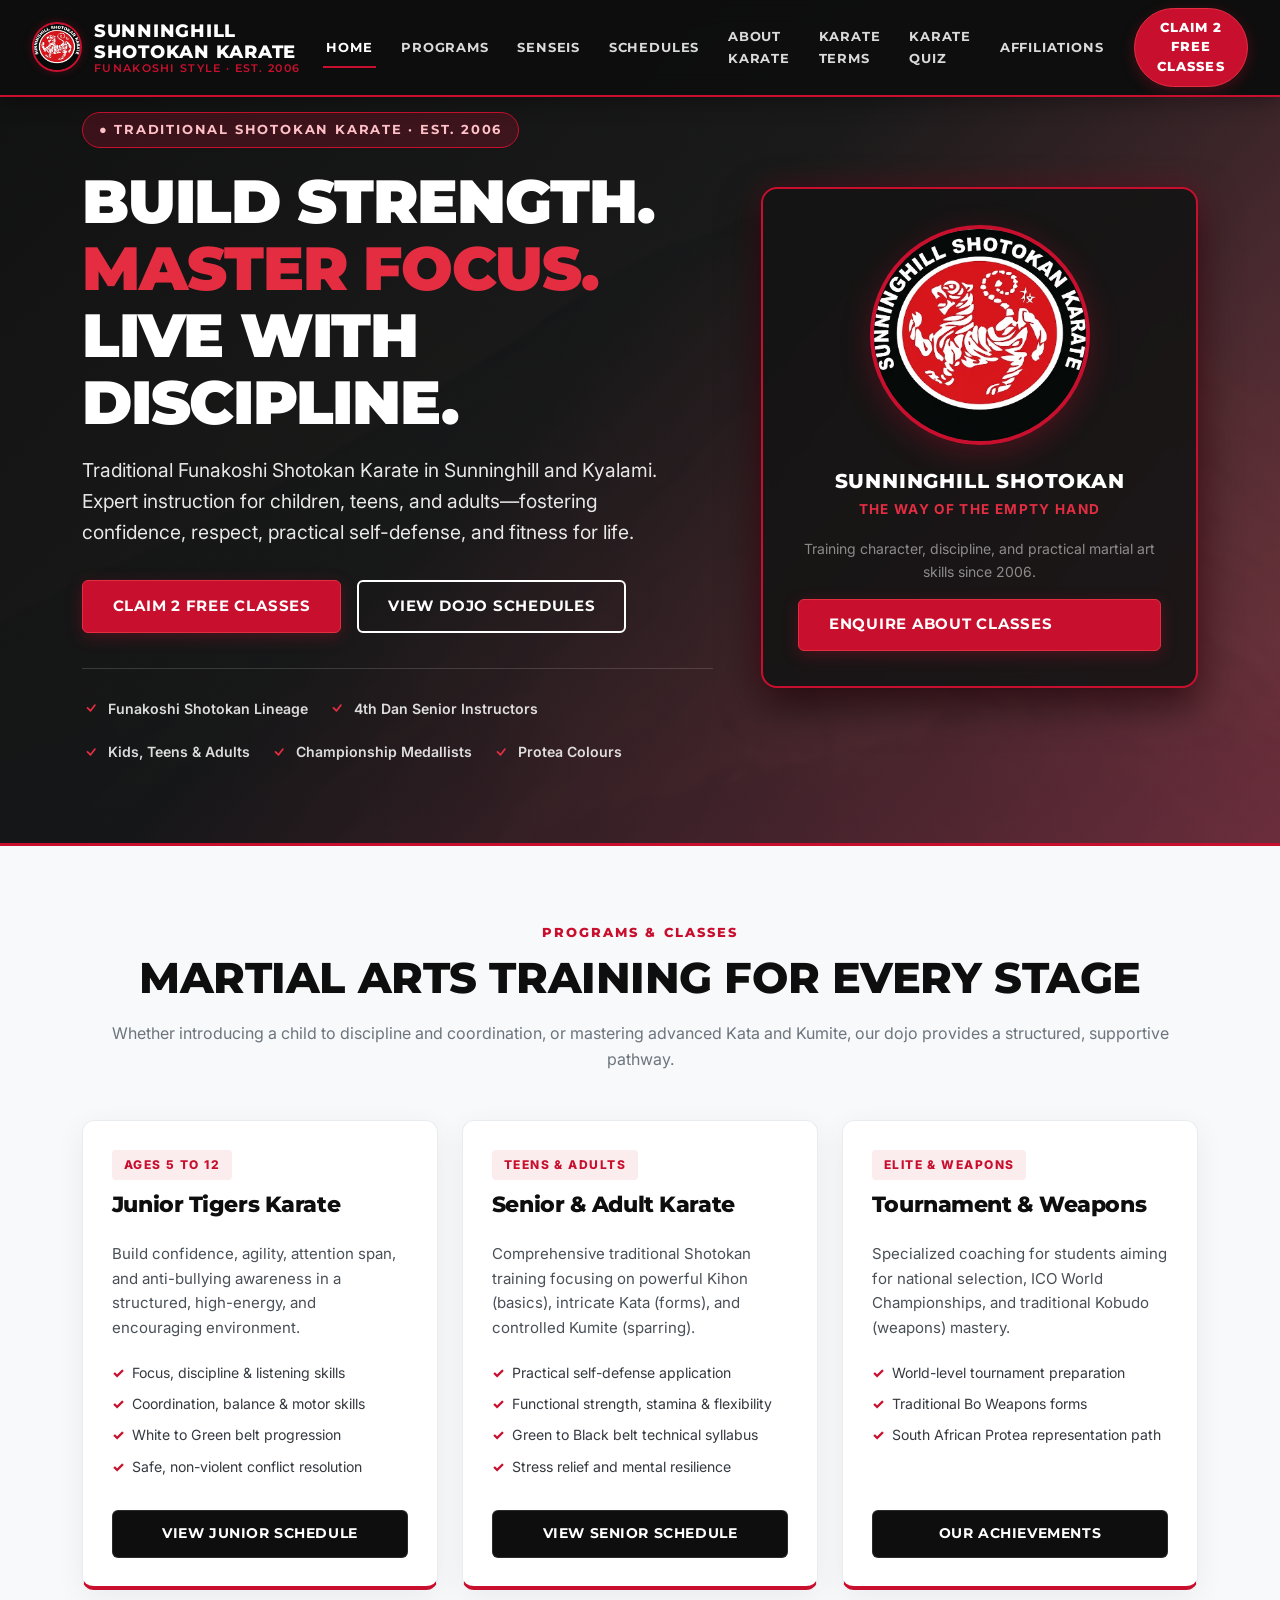
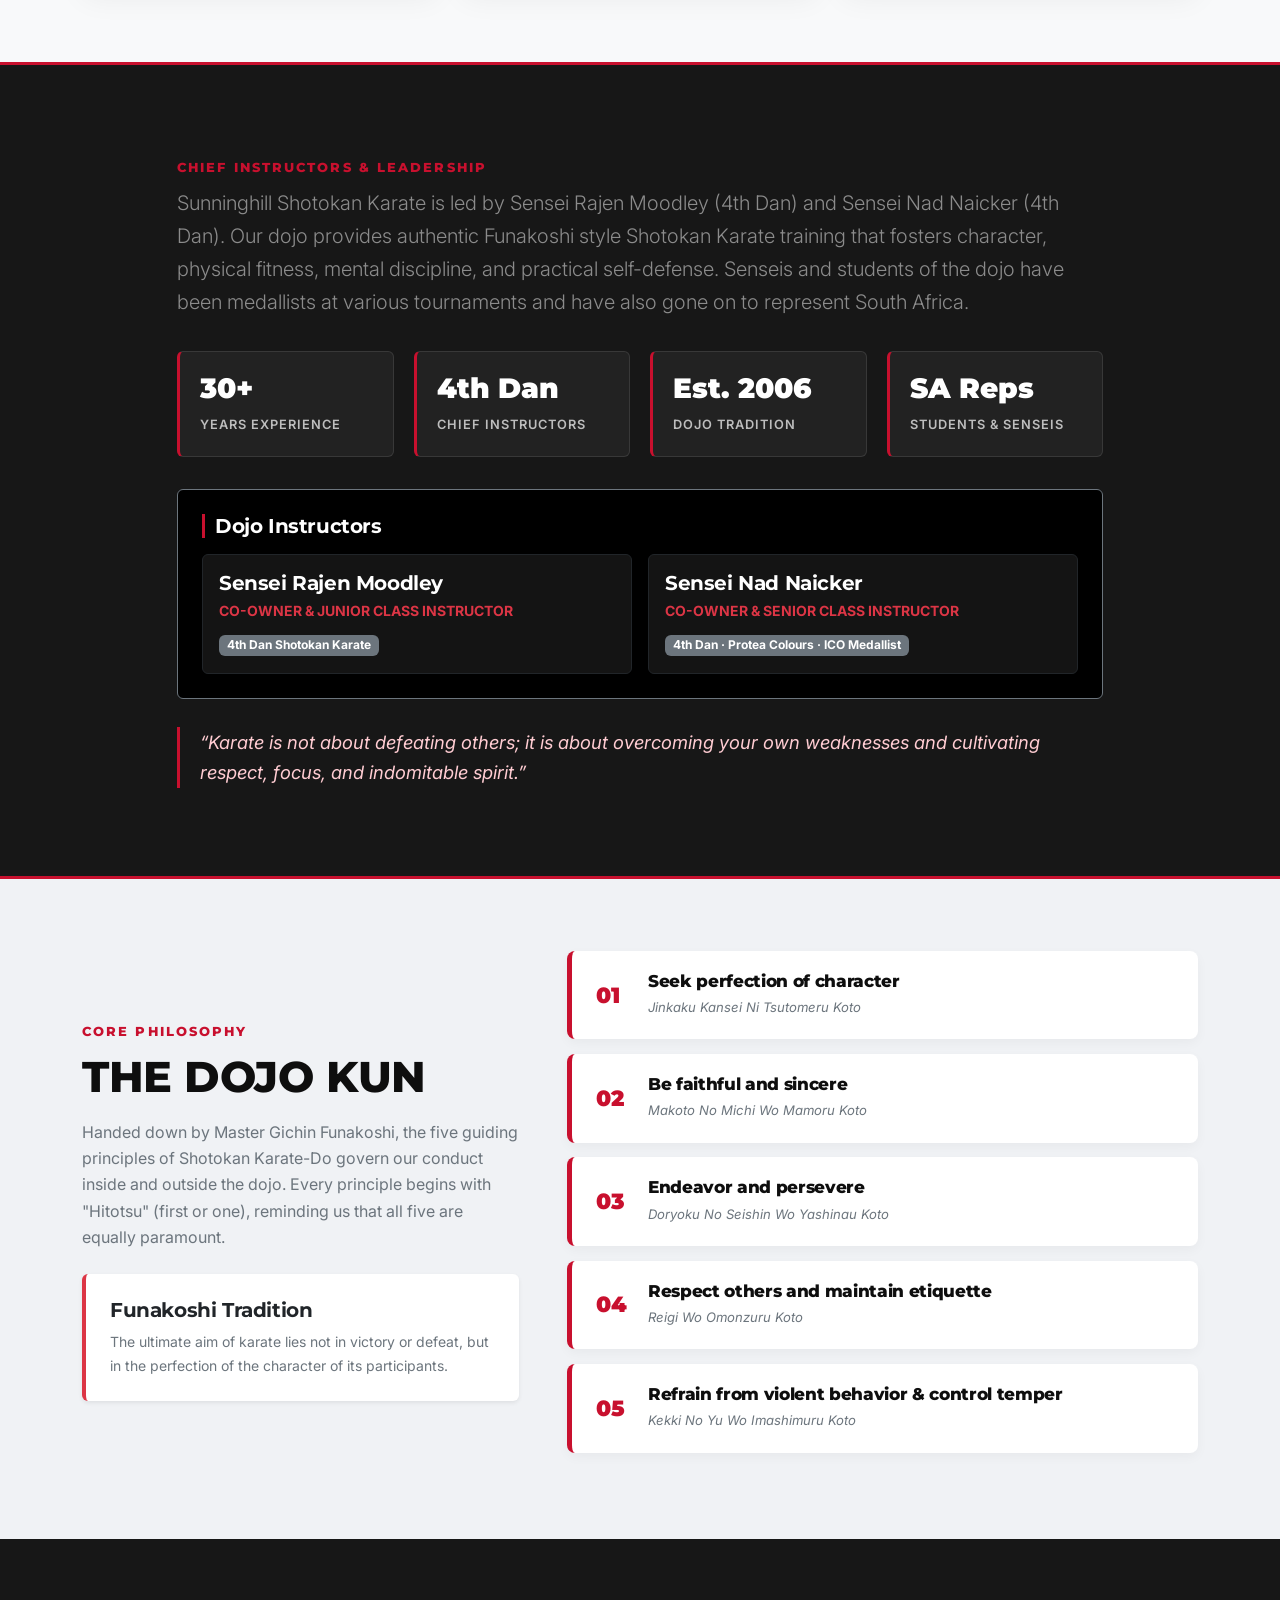
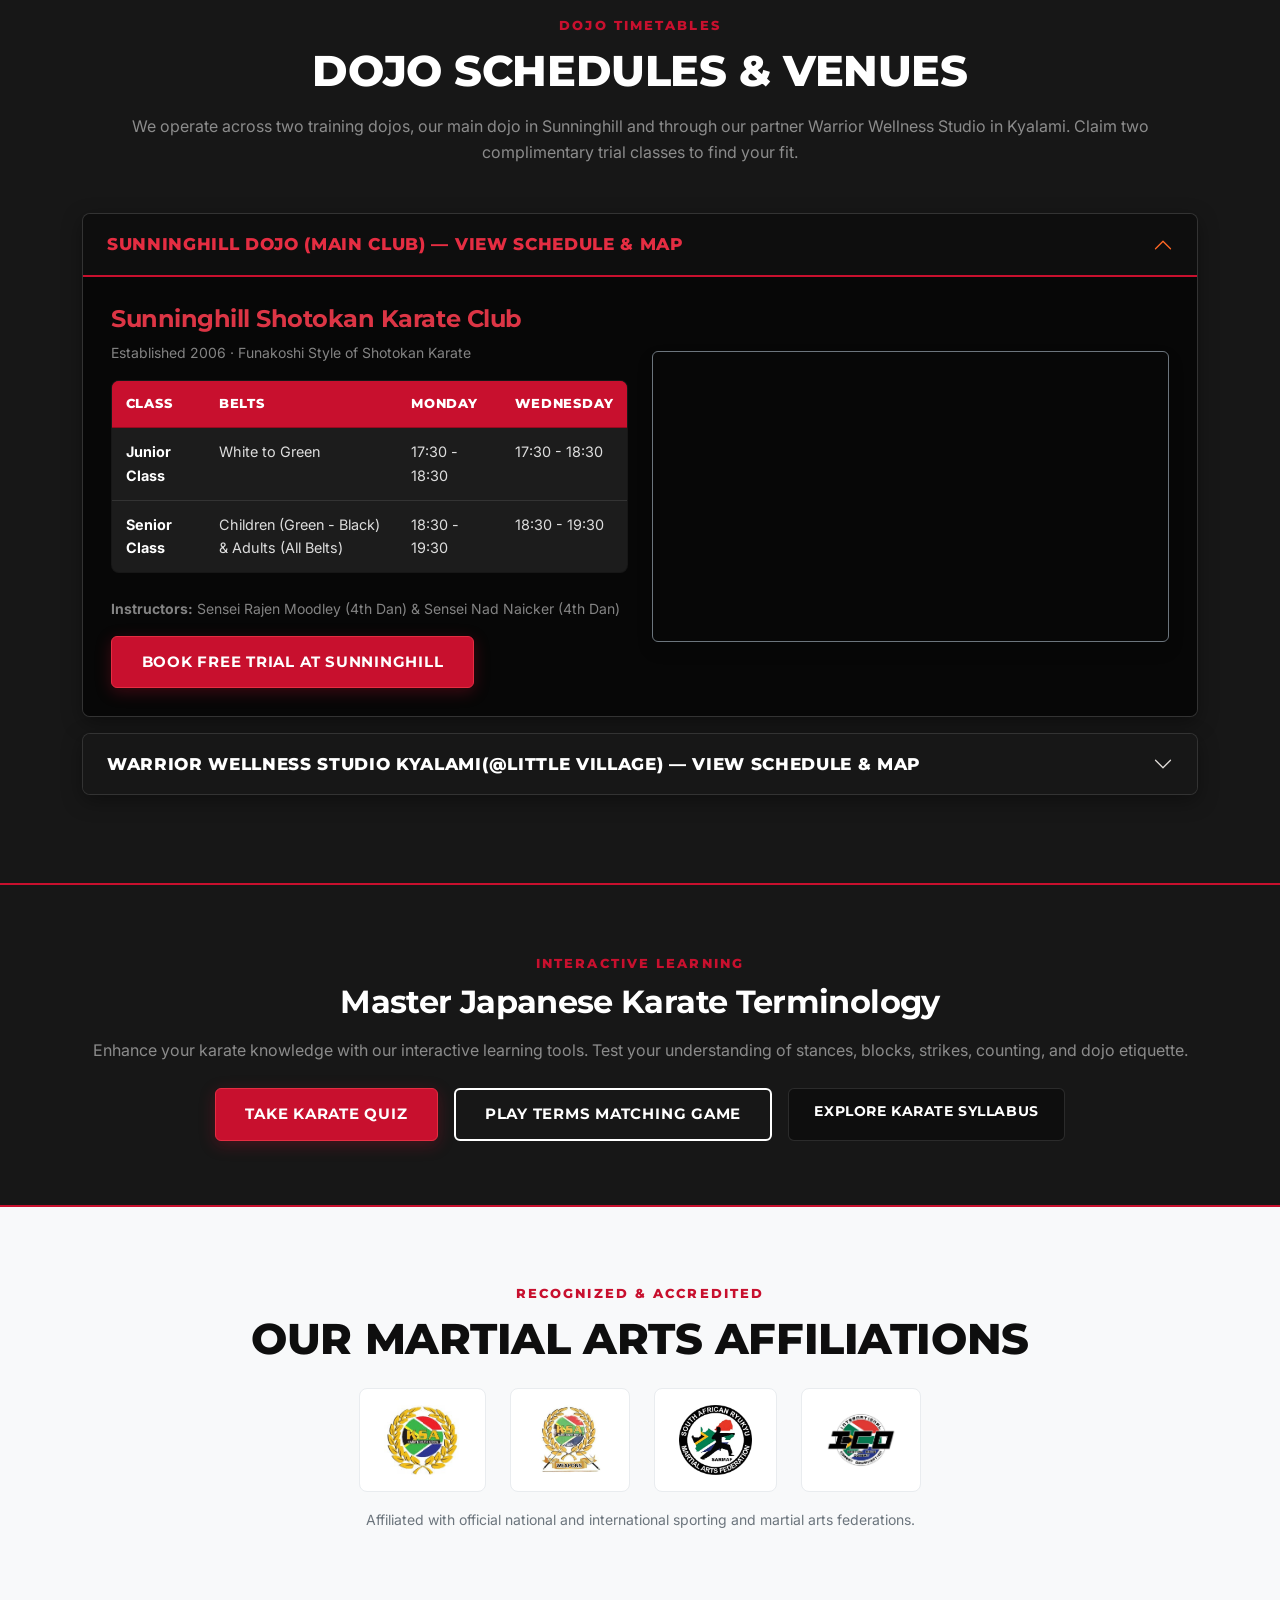
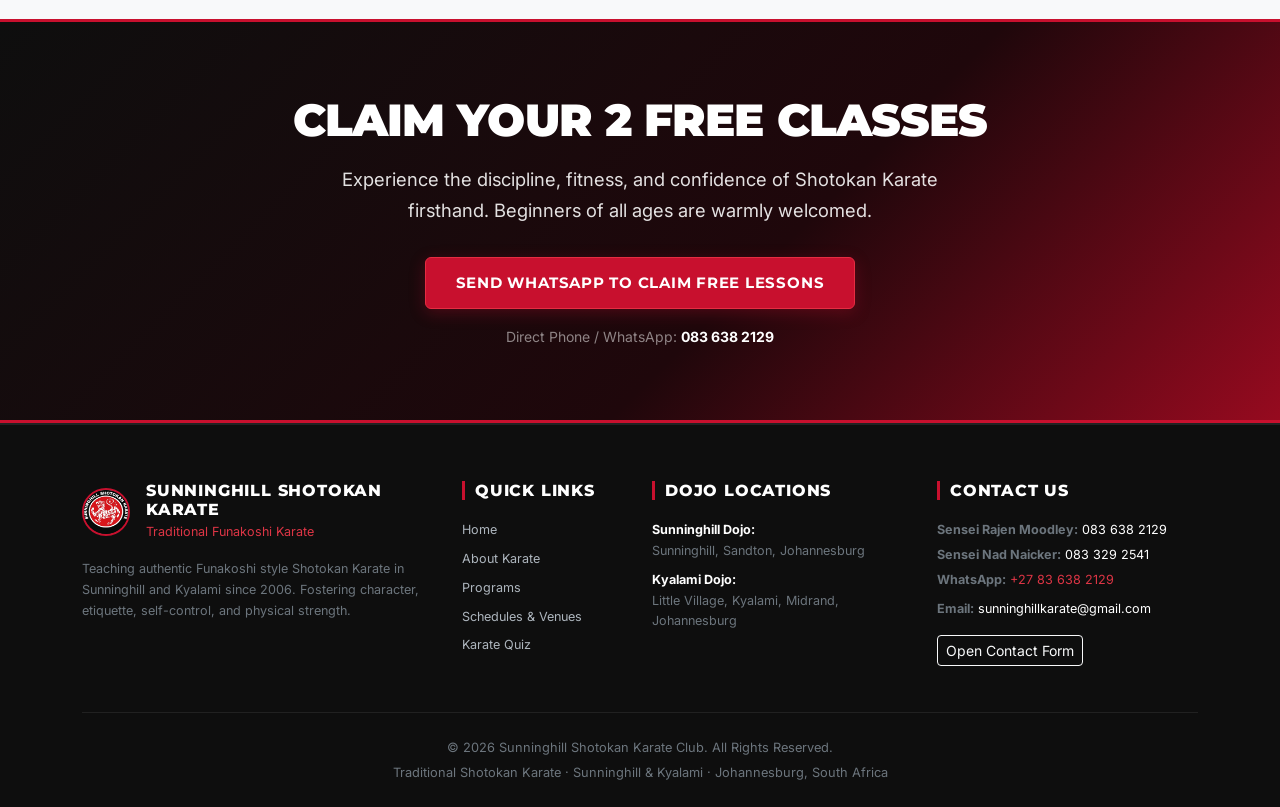
<file: index.html>
<!DOCTYPE html>
<html lang="en">

<head>
    <meta charset="utf-8" />
    <meta name="viewport" content="width=device-width, initial-scale=1, shrink-to-fit=no" />
    <title>Sunninghill Shotokan Karate | Traditional Martial Arts in Sunninghill &amp; Kyalami</title>
    <meta name="description"
        content="Sunninghill Shotokan Karate Club offers authentic Funakoshi Shotokan Karate classes in Sunninghill and Kyalami for kids, teens, and adults. Claim 2 free trial classes!" />
    <meta name="keywords"
        content="Karate, Shotokan Karate, Sunninghill Shotokan Karate, Sunninghill, Kyalami, Martial Arts, Self-Defense, Kids Karate, Johannesburg" />
    <meta name="author" content="Sunninghill Shotokan Karate" />

    <!-- Open Graph Meta Tags -->
    <meta property="og:title"
        content="Sunninghill Shotokan Karate | Traditional Martial Arts in Sunninghill &amp; Kyalami" />
    <meta property="og:description"
        content="Traditional Shotokan Karate training for all ages. Build confidence, discipline, and practical self-defense with 4th Dan instructors." />
    <meta property="og:type" content="website" />
    <meta property="og:image" content="assets/logo-square.png" />
    <meta property="og:url" content="https://c10-s.github.io/sunninghill-shotokan-karate/" />
    <link rel="canonical" href="https://c10-s.github.io/sunninghill-shotokan-karate/" />

    <script type="application/ld+json">
        {
            "@context": "https://schema.org",
            "@type": "SportsActivityLocation",
            "name": "Sunninghill Shotokan Karate",
            "description": "Traditional Funakoshi Shotokan Karate classes for children, teens, and adults in Sunninghill and Kyalami, Johannesburg.",
            "url": "https://c10-s.github.io/sunninghill-shotokan-karate/",
            "logo": "https://c10-s.github.io/sunninghill-shotokan-karate/assets/logo-square.png",
            "image": "https://c10-s.github.io/sunninghill-shotokan-karate/assets/Karate%20header.png",
            "telephone": "+27 83 638 2129",
            "email": "sunninghillkarate@gmail.com",
            "priceRange": "Free trial classes available",
            "areaServed": [
                "Sunninghill",
                "Kyalami",
                "Sandton",
                "Midrand",
                "Johannesburg"
            ],
            "sameAs": [
                "https://github.com/C10-S/sunninghill-shotokan-karate"
            ]
        }
    </script>

    <!-- Favicon -->
    <link rel="icon" type="image/png" href="assets/logo-square.png" />

    <!-- Bootstrap & Custom Theme CSS -->
    <link href="css/bootstrap.min.css" rel="stylesheet" />
    <link href="css/shotokan-theme.css" rel="stylesheet" />
</head>

<body>
    <!-- Navigation Bar -->
    <nav class="navbar navbar-expand-lg navbar-dark fixed-top sk-navbar">
        <div class="container">
            <a class="sk-navbar-brand" href="index.html">
                <img src="assets/logo-square.png" alt="Sunninghill Shotokan Karate Crest">
                <div class="sk-navbar-brand-title">
                    Sunninghill Shotokan Karate
                    <!-- TODO: Update to the correct established date if not 2006 -->
                    <small>Funakoshi Style · Est. 2006</small>
                </div>
            </a>
            <button class="navbar-toggler" type="button" data-bs-toggle="collapse" data-bs-target="#shotokanNav"
                aria-controls="shotokanNav" aria-expanded="false" aria-label="Toggle navigation">
                <span class="navbar-toggler-icon"></span>
            </button>
            <div class="collapse navbar-collapse" id="shotokanNav">
                <ul class="navbar-nav ms-auto mb-2 mb-lg-0 align-items-lg-center">
                    <li class="nav-item"><a class="nav-link sk-nav-link active" href="index.html">Home</a></li>
                    <li class="nav-item"><a class="nav-link sk-nav-link" href="#programs">Programs</a></li>
                    <li class="nav-item"><a class="nav-link sk-nav-link" href="#instructors">Senseis</a></li>
                    <li class="nav-item"><a class="nav-link sk-nav-link" href="#schedules">Schedules</a></li>
                    <li class="nav-item"><a class="nav-link sk-nav-link" href="karate.html">About Karate</a></li>
                    <li class="nav-item"><a class="nav-link sk-nav-link" href="japanese-english-quiz.html">Karate Terms</a></li>
                    <li class="nav-item"><a class="nav-link sk-nav-link" href="japanese-english-game.html">Karate Quiz</a></li>
                    <li class="nav-item"><a class="nav-link sk-nav-link" href="#affiliations">Affiliations</a></li>
                    <li class="nav-item ms-lg-3">
                        <a class="btn sk-nav-cta"
                            href="https://wa.me/27836382129?text=Hello%20Sunninghill%20Shotokan%20Karate%2C%20I%20would%20like%20to%20claim%20my%202%20free%20classes."
                            target="_blank" rel="noopener">
                            Claim 2 Free Classes
                        </a>
                    </li>
                </ul>
            </div>
        </div>
    </nav>

    <!-- Hero Section -->
    <header class="sk-hero">
        <div class="container sk-hero-content">
            <div class="row align-items-center g-5">
                <div class="col-lg-7">
                    <div class="sk-hero-badge">
                        <!-- TODO: Update to the correct established date if not 2006 -->
                        <span>● Traditional Shotokan Karate · Est. 2006</span>
                    </div>
                    <h1 class="sk-hero-title">
                        Build Strength. <span>Master Focus.</span> Live With Discipline.
                    </h1>
                    <p class="sk-hero-lead">
                        Traditional Funakoshi Shotokan Karate in Sunninghill and Kyalami. Expert instruction for
                        children, teens, and adults—fostering confidence, respect, practical self-defense, and fitness
                        for life.
                    </p>
                    <div class="d-flex flex-wrap gap-3">
                        <a href="https://wa.me/27836382129?text=Hello%20Sunninghill%20Shotokan%20Karate%2C%20I%20would%20like%20to%20claim%20my%202%20free%20classes."
                            target="_blank" rel="noopener" class="btn btn-shotokan-red">
                            Claim 2 Free Classes
                        </a>
                        <a href="#schedules" class="btn btn-shotokan-outline">
                            View Dojo Schedules
                        </a>
                    </div>
                    <div class="sk-hero-highlights">
                        <div class="sk-hero-point">
                            <svg width="18" height="18" fill="currentColor" viewBox="0 0 16 16">
                                <path
                                    d="M10.97 4.97a.75.75 0 0 1 1.07 1.05l-3.99 4.99a.75.75 0 0 1-1.08.02L4.324 8.384a.75.75 0 1 1 1.06-1.06l2.094 2.093 3.473-4.425a.267.267 0 0 1 .02-.022z" />
                            </svg>
                            <span>Funakoshi Shotokan Lineage</span>
                        </div>
                        <div class="sk-hero-point">
                            <svg width="18" height="18" fill="currentColor" viewBox="0 0 16 16">
                                <path
                                    d="M10.97 4.97a.75.75 0 0 1 1.07 1.05l-3.99 4.99a.75.75 0 0 1-1.08.02L4.324 8.384a.75.75 0 1 1 1.06-1.06l2.094 2.093 3.473-4.425a.267.267 0 0 1 .02-.022z" />
                            </svg>
                            <span>4th Dan Senior Instructors</span>
                        </div>
                        <div class="sk-hero-point">
                            <svg width="18" height="18" fill="currentColor" viewBox="0 0 16 16">
                                <path
                                    d="M10.97 4.97a.75.75 0 0 1 1.07 1.05l-3.99 4.99a.75.75 0 0 1-1.08.02L4.324 8.384a.75.75 0 1 1 1.06-1.06l2.094 2.093 3.473-4.425a.267.267 0 0 1 .02-.022z" />
                            </svg>
                            <span>Kids, Teens &amp; Adults</span>
                        </div>
                        <div class="sk-hero-point">
                            <svg width="18" height="18" fill="currentColor" viewBox="0 0 16 16">
                                <path
                                    d="M10.97 4.97a.75.75 0 0 1 1.07 1.05l-3.99 4.99a.75.75 0 0 1-1.08.02L4.324 8.384a.75.75 0 1 1 1.06-1.06l2.094 2.093 3.473-4.425a.267.267 0 0 1 .02-.022z" />
                            </svg>
                            <span>Championship Medallists</span>
                        </div>
                        <div class="sk-hero-point">
                            <svg width="18" height="18" fill="currentColor" viewBox="0 0 16 16">
                                <path
                                    d="M10.97 4.97a.75.75 0 0 1 1.07 1.05l-3.99 4.99a.75.75 0 0 1-1.08.02L4.324 8.384a.75.75 0 1 1 1.06-1.06l2.094 2.093 3.473-4.425a.267.267 0 0 1 .02-.022z" />
                            </svg>
                            <span>Protea Colours</span>
                        </div>
                    </div>
                </div>
                <div class="col-lg-5 text-center">
                    <div class="sk-hero-crest-card reveal-scale">
                        <img src="assets/logo-square.png" alt="Sunninghill Shotokan Karate Official Crest"
                            class="sk-hero-crest-img">
                        <h3 class="sk-hero-crest-title">Sunninghill Shotokan</h3>
                        <p class="sk-hero-crest-sub">The Way of the Empty Hand</p>
                        <!-- TODO: Update to the correct established date if not 2006 -->
                        <p class="text-white-50 small mb-3">Training character, discipline, and practical martial art
                            skills since 2006.</p>
                        <a href="#contact" class="btn btn-sm btn-shotokan-red w-100" data-bs-toggle="modal"
                            data-bs-target="#contactModal">
                            Enquire About Classes
                        </a>
                    </div>
                </div>
            </div>
        </div>
    </header>

    <!-- Programs & Offerings Section -->
    <section class="py-5" id="programs">
        <div class="container py-4">
            <div class="text-center max-w-700 mx-auto mb-5 reveal">
                <span class="sk-section-kicker">Programs &amp; Classes</span>
                <h2 class="sk-section-title">Martial Arts Training for Every Stage</h2>
                <p class="text-muted">Whether introducing a child to discipline and coordination, or mastering advanced
                    Kata and Kumite, our dojo provides a structured, supportive pathway.</p>
            </div>

            <div class="row g-4">
                <!-- Junior Karate -->
                <div class="col-lg-4 col-md-6 reveal">
                    <article class="sk-program-card">
                        <div class="sk-program-card-header">
                            <span class="sk-program-tag">Ages 5 to 12</span>
                            <h3 class="sk-program-title">Junior Tigers Karate</h3>
                        </div>
                        <div class="sk-program-body">
                            <p>Build confidence, agility, attention span, and anti-bullying awareness in a structured,
                                high-energy, and encouraging environment.</p>
                            <ul class="sk-program-features">
                                <li>Focus, discipline &amp; listening skills</li>
                                <li>Coordination, balance &amp; motor skills</li>
                                <li>White to Green belt progression</li>
                                <li>Safe, non-violent conflict resolution</li>
                            </ul>
                            <div class="mt-auto">
                                <a href="karate.html#schedules" class="btn btn-shotokan-dark w-100">View Junior
                                    Schedule</a>
                            </div>
                        </div>
                    </article>
                </div>

                <!-- Senior & Adult Karate -->
                <div class="col-lg-4 col-md-6 reveal">
                    <article class="sk-program-card">
                        <div class="sk-program-card-header">
                            <span class="sk-program-tag">Teens &amp; Adults</span>
                            <h3 class="sk-program-title">Senior &amp; Adult Karate</h3>
                        </div>
                        <div class="sk-program-body">
                            <p>Comprehensive traditional Shotokan training focusing on powerful Kihon (basics),
                                intricate Kata (forms), and controlled Kumite (sparring).</p>
                            <ul class="sk-program-features">
                                <li>Practical self-defense application</li>
                                <li>Functional strength, stamina &amp; flexibility</li>
                                <li>Green to Black belt technical syllabus</li>
                                <li>Stress relief and mental resilience</li>
                            </ul>
                            <div class="mt-auto">
                                <a href="karate.html#schedules" class="btn btn-shotokan-dark w-100">View Senior
                                    Schedule</a>
                            </div>
                        </div>
                    </article>
                </div>

                <!-- Competition & Kobudo -->
                <div class="col-lg-4 col-md-12 reveal">
                    <article class="sk-program-card">
                        <div class="sk-program-card-header">
                            <span class="sk-program-tag">Elite &amp; Weapons</span>
                            <h3 class="sk-program-title">Tournament &amp; Weapons</h3>
                        </div>
                        <div class="sk-program-body">
                            <p>Specialized coaching for students aiming for national selection, ICO World Championships,
                                and traditional Kobudo (weapons) mastery.</p>
                            <ul class="sk-program-features">
                                <li>World-level tournament preparation</li>
                                <li>Traditional Bo Weapons forms</li>
                                <li>South African Protea representation path</li>
                            </ul>
                            <div class="mt-auto">
                                <a href="#achievements" class="btn btn-shotokan-dark w-100">Our Achievements</a>
                            </div>
                        </div>
                    </article>
                </div>
            </div>
        </div>
    </section>

    <!-- Instructor Section -->
    <section class="sk-instructor-section" id="instructors">
        <div class="container">
            <div class="row justify-content-center">
                <div class="col-lg-10 col-md-12 reveal">
                    <span class="sk-section-kicker">Chief Instructors &amp; Leadership</span>
                    <p class="text-white-50 lead">
                        Sunninghill Shotokan Karate is led by Sensei Rajen Moodley (4th Dan) and Sensei Nad Naicker (4th
                        Dan). Our dojo provides authentic Funakoshi style Shotokan Karate training that fosters
                        character, physical fitness, mental discipline, and practical self-defense. Senseis and students
                        of the dojo have been medallists at various tournaments and have also gone on to represent South
                        Africa.
                    </p>

                    <div class="sk-stat-grid">
                        <div class="sk-stat-box">
                            <strong>30+</strong>
                            <span>Years Experience</span>
                        </div>
                        <div class="sk-stat-box">
                            <strong>4th Dan</strong>
                            <span>Chief Instructors</span>
                        </div>
                        <div class="sk-stat-box">
                            <!-- TODO: Update to the correct established date if not 2006 -->
                            <strong>Est. 2006</strong>
                            <span>Dojo Tradition</span>
                        </div>
                        <div class="sk-stat-box">
                            <strong>SA Reps</strong>
                            <span>Students &amp; Senseis</span>
                        </div>
                    </div>

                    <div class="p-4 mb-4 bg-black border border-secondary rounded">
                        <h5 class="text-white mb-3" style="border-left: 3px solid var(--sk-red); padding-left: 10px;">
                            Dojo Instructors</h5>
                        <div class="row g-3">
                            <div class="col-md-6">
                                <div class="p-3 rounded border border-dark h-100" style="background-color: #141414;">
                                    <h5 class="text-white mb-1">Sensei Rajen Moodley</h5>
                                    <p class="text-danger small fw-bold text-uppercase mb-2">Co-Owner &amp; Junior Class
                                        Instructor</p>
                                    <span class="badge bg-secondary">4th Dan Shotokan Karate</span>
                                </div>
                            </div>
                            <div class="col-md-6">
                                <div class="p-3 rounded border border-dark h-100" style="background-color: #141414;">
                                    <h5 class="text-white mb-1">Sensei Nad Naicker</h5>
                                    <p class="text-danger small fw-bold text-uppercase mb-2">Co-Owner &amp; Senior Class Instructor</p>
                                    <span class="badge bg-secondary">4th Dan · Protea Colours · ICO Medallist</span>
                                </div>
                            </div>
                        </div>
                    </div>

                    <p class="sk-quote mb-0">
                        “Karate is not about defeating others; it is about overcoming your own weaknesses and
                        cultivating respect, focus, and indomitable spirit.”
                    </p>
                </div>
            </div>
        </div>
    </section>

    <!-- Dojo Kun Section -->
    <section class="py-5" id="dojo-kun" style="background-color: var(--sk-gray-bg);">
        <div class="container py-4">
            <div class="row align-items-center g-5">
                <div class="col-lg-5 reveal">
                    <span class="sk-section-kicker">Core Philosophy</span>
                    <h2 class="sk-section-title">The Dojo Kun</h2>
                    <p class="text-muted mb-4">
                        Handed down by Master Gichin Funakoshi, the five guiding principles of Shotokan Karate-Do govern
                        our conduct inside and outside the dojo. Every principle begins with "Hitotsu" (first or one),
                        reminding us that all five are equally paramount.
                    </p>
                    <div class="p-4 bg-white rounded shadow-sm border-start border-4 border-danger">
                        <h5 class="fw-bold text-dark mb-2">Funakoshi Tradition</h5>
                        <p class="small text-muted mb-0">The ultimate aim of karate lies not in victory or defeat, but
                            in the perfection of the character of its participants.</p>
                    </div>
                </div>
                <div class="col-lg-7 reveal">
                    <div class="sk-dojo-kun-card">
                        <div class="sk-dojo-kun-num">01</div>
                        <div class="sk-dojo-kun-content">
                            <h5>Seek perfection of character</h5>
                            <span>Jinkaku Kansei Ni Tsutomeru Koto</span>
                        </div>
                    </div>
                    <div class="sk-dojo-kun-card">
                        <div class="sk-dojo-kun-num">02</div>
                        <div class="sk-dojo-kun-content">
                            <h5>Be faithful and sincere</h5>
                            <span>Makoto No Michi Wo Mamoru Koto</span>
                        </div>
                    </div>
                    <div class="sk-dojo-kun-card">
                        <div class="sk-dojo-kun-num">03</div>
                        <div class="sk-dojo-kun-content">
                            <h5>Endeavor and persevere</h5>
                            <span>Doryoku No Seishin Wo Yashinau Koto</span>
                        </div>
                    </div>
                    <div class="sk-dojo-kun-card">
                        <div class="sk-dojo-kun-num">04</div>
                        <div class="sk-dojo-kun-content">
                            <h5>Respect others and maintain etiquette</h5>
                            <span>Reigi Wo Omonzuru Koto</span>
                        </div>
                    </div>
                    <div class="sk-dojo-kun-card">
                        <div class="sk-dojo-kun-num">05</div>
                        <div class="sk-dojo-kun-content">
                            <h5>Refrain from violent behavior &amp; control temper</h5>
                            <span>Kekki No Yu Wo Imashimuru Koto</span>
                        </div>
                    </div>
                </div>
            </div>
        </div>
    </section>

    <!-- Schedules & Locations Section -->
    <section class="py-5 sk-section-dark" id="schedules">
        <div class="container py-4">
            <div class="text-center max-w-700 mx-auto mb-5 reveal">
                <span class="sk-section-kicker">Dojo Timetables</span>
                <h2 class="sk-section-title text-white">Dojo Schedules &amp; Venues</h2>
                <p class="text-white-50">We operate across two training dojos, our main dojo in Sunninghill and through
                    our partner Warrior Wellness Studio in Kyalami. Claim two complimentary trial classes to find your
                    fit.</p>
            </div>

            <div class="accordion sk-accordion" id="dojoScheduleAccordion">
                <!-- Sunninghill Dojo -->
                <div class="accordion-item reveal">
                    <h2 class="accordion-header" id="headingSunninghill">
                        <button class="accordion-button" type="button" data-bs-toggle="collapse"
                            data-bs-target="#collapseSunninghill" aria-expanded="true"
                            aria-controls="collapseSunninghill">
                            Sunninghill Dojo (Main Club) — View Schedule &amp; Map
                        </button>
                    </h2>
                    <div id="collapseSunninghill" class="accordion-collapse collapse show"
                        aria-labelledby="headingSunninghill" data-bs-parent="#dojoScheduleAccordion">
                        <div class="accordion-body">
                            <div class="row g-4 align-items-center">
                                <div class="col-lg-6">
                                    <h4 class="text-danger fw-bold mb-2">Sunninghill Shotokan Karate Club</h4>
                                    <!-- TODO: Update to the correct established date if not 2006 -->
                                    <p class="small text-white-50 mb-3">Established 2006 · Funakoshi Style of Shotokan
                                        Karate</p>
                                    <div class="table-responsive">
                                        <table class="table sk-schedule-table">
                                            <thead>
                                                <tr>
                                                    <th>Class</th>
                                                    <th>Belts</th>
                                                    <th>Monday</th>
                                                    <th>Wednesday</th>
                                                </tr>
                                            </thead>
                                            <tbody>
                                                <tr>
                                                    <td class="fw-bold text-white">Junior Class</td>
                                                    <td>White to Green</td>
                                                    <td>17:30 - 18:30</td>
                                                    <td>17:30 - 18:30</td>
                                                </tr>
                                                <tr>
                                                    <td class="fw-bold text-white">Senior Class</td>
                                                    <td>Children (Green - Black) &amp; Adults (All Belts)</td>
                                                    <td>18:30 - 19:30</td>
                                                    <td>18:30 - 19:30</td>
                                                </tr>
                                            </tbody>
                                        </table>
                                    </div>
                                    <p class="small text-white-50"><strong>Instructors:</strong> Sensei Rajen Moodley
                                        (4th Dan) &amp; Sensei Nad Naicker (4th Dan)</p>
                                    <a href="https://wa.me/27836382129?text=Hello%20Sunninghill%20Shotokan%20Karate%2C%20I%20would%20like%20to%20attend%20a%20free%20trial%20class%20at%20the%20Sunninghill%20Dojo."
                                        target="_blank" rel="noopener" class="btn btn-sm btn-shotokan-red">
                                        Book Free Trial at Sunninghill
                                    </a>
                                </div>
                                <div class="col-lg-6">
                                    <div
                                        class="ratio ratio-16x9 rounded overflow-hidden border border-secondary shadow">
                                        <iframe
                                            src="https://www.google.com/maps/embed?pb=!1m18!1m12!1m3!1d3582.217964893833!2d28.0665216!3d-26.0315829!2m3!1f0!2f0!3f0!3m2!1i1024!2i768!4f13.1!3m3!1m2!1s0x1e9573e0eab920e1%3A0x3562353834066f12!2sSunninghill%20Shotokan%20Karate%20FSKA!5e0!3m2!1sen!2sza!4v1692810000000!5m2!1sen!2sza"
                                            style="border:0;" allowfullscreen="" loading="lazy"
                                            referrerpolicy="no-referrer-when-downgrade"></iframe>
                                    </div>
                                </div>
                            </div>
                        </div>
                    </div>
                </div>

                <!-- Kyalami Dojo -->
                <div class="accordion-item reveal">
                    <h2 class="accordion-header" id="headingKyalami">
                        <button class="accordion-button collapsed" type="button" data-bs-toggle="collapse"
                            data-bs-target="#collapseKyalami" aria-expanded="false" aria-controls="collapseKyalami">
                            Warrior Wellness Studio Kyalami(@Little Village) — View Schedule &amp; Map
                        </button>
                    </h2>
                    <div id="collapseKyalami" class="accordion-collapse collapse" aria-labelledby="headingKyalami"
                        data-bs-parent="#dojoScheduleAccordion">
                        <div class="accordion-body">
                            <div class="row g-4 align-items-center">
                                <div class="col-lg-6">
                                    <h4 class="text-danger fw-bold mb-2">Warrior Wellness Studio(@Little Village) ·
                                        Kyalami</h4>
                                    <p class="small text-white-50 mb-3">Run by our partner Warrior Wellness Studio
                                        Kyalami. Conveniently situated for Midrand &amp; Kyalami families</p>
                                    <div class="table-responsive">
                                        <table class="table sk-schedule-table">
                                            <thead>
                                                <tr>
                                                    <th>Class</th>
                                                    <th>Belts</th>
                                                    <th>Tuesday</th>
                                                    <th>Thursday</th>
                                                </tr>
                                            </thead>
                                            <tbody>
                                                <tr>
                                                    <td class="fw-bold text-white">Open Class</td>
                                                    <td>All Belts &amp; Ages</td>
                                                    <td>18:30 - 19:30</td>
                                                    <td>18:30 - 19:30</td>
                                                </tr>
                                            </tbody>
                                        </table>
                                    </div>
                                    <p class="small text-white-50"><strong>Instructors:</strong> Sensei Nad Naicker (4th
                                        Dan)</p>
                                    <a href="https://wa.me/27836382129?text=Hello%20Sunninghill%20Shotokan%20Karate%2C%20I%20would%20like%20to%20attend%20a%20free%20trial%20class%20at%20the%20Kyalami%20Dojo."
                                        target="_blank" rel="noopener" class="btn btn-sm btn-shotokan-red">
                                        Book Free Trial at Kyalami
                                    </a>
                                </div>
                                <div class="col-lg-6">
                                    <div
                                        class="ratio ratio-16x9 rounded overflow-hidden border border-secondary shadow">
                                        <iframe
                                            src="https://www.google.com/maps/embed?pb=!1m18!1m12!1m3!1d3586.402645913288!2d28.069392775408016!3d-25.987624477210616!2m3!1f0!2f0!3f0!3m2!1i1024!2i768!4f13.1!3m3!1m2!1s0x1e9571880ac6e4ff%3A0x99966752a417db8c!2sLittle%20Village%20Kyalami!5e0!3m2!1sen!2sza!4v1768978305159!5m2!1sen!2sza"
                                            style="border:0;" allowfullscreen="" loading="lazy"
                                            referrerpolicy="no-referrer-when-downgrade"></iframe>
                                    </div>
                                </div>
                            </div>
                        </div>
                    </div>
                </div>
            </div>
        </div>
    </section>
    <!-- Interactive Resources Callout -->
    <section class="py-5 text-white"
        style="background-color: var(--sk-charcoal); border-top: 2px solid var(--sk-red); border-bottom: 2px solid var(--sk-red);">
        <div class="container py-3 text-center reveal">
            <span class="sk-section-kicker">Interactive Learning</span>
            <h2 class="text-white fw-bold mb-3">Master Japanese Karate Terminology</h2>
            <p class="text-white-50 max-w-700 mx-auto mb-4">
                Enhance your karate knowledge with our interactive learning tools. Test your understanding of stances,
                blocks, strikes, counting, and dojo etiquette.
            </p>
            <div class="d-flex justify-content-center flex-wrap gap-3">
                <a href="japanese-english-quiz.html" class="btn btn-shotokan-red">
                    Take Karate Quiz
                </a>
                <a href="japanese-english-game.html" class="btn btn-shotokan-outline">
                    Play Terms Matching Game
                </a>
                <a href="karate.html" class="btn btn-shotokan-dark">
                    Explore Karate Syllabus
                </a>
            </div>
        </div>
    </section>

    <!-- Affiliations Section -->
    <section class="py-5" id="affiliations" style="background-color: var(--sk-offwhite);">
        <div class="container py-4 text-center">
            <span class="sk-section-kicker">Recognized &amp; Accredited</span>
            <h2 class="sk-section-title mb-4">Our Martial Arts Affiliations</h2>
            <div class="d-flex justify-content-center align-items-center flex-wrap gap-4 mb-3 reveal-scale">
                <div class="sk-affiliation-logo-btn"
                    onclick="Gallery.open([{src:'assets/KSA.jpg',alt:'Karate South Africa (KSA)',caption:'Official member of Karate South Africa (KSA)'}], {title:'Karate South Africa'});">
                    <img src="assets/KSA.jpg" alt="Karate South Africa (KSA) Logo">
                </div>
                <div class="sk-affiliation-logo-btn"
                    onclick="Gallery.open([{src:'assets/KSA-Weapons.jpg',alt:'KSA Weapons',caption:'KSA Weapons Division'}], {title:'KSA Weapons Affiliation'});">
                    <img src="assets/KSA-Weapons.jpg" alt="KSA Weapons Logo">
                </div>
                <div class="sk-affiliation-logo-btn"
                    onclick="Gallery.open([{src:'assets/SARMAF.jpg',alt:'SARMAF',caption:'South African Regional Martial Arts Federation'}], {title:'SARMAF Affiliation'});">
                    <img src="assets/SARMAF.jpg" alt="SARMAF Logo">
                </div>
                <div class="sk-affiliation-logo-btn"
                    onclick="Gallery.open([{src:'assets/ICO.jpg',alt:'ICO Combat',caption:'International Combat Organisation'}], {title:'ICO Affiliation'});">
                    <img src="assets/ICO.jpg" alt="ICO Logo">
                </div>
            </div>
            <p class="text-muted small">Affiliated with official national and international sporting and martial arts
                federations.</p>
        </div>
    </section>

    <!-- Trial CTA Strip -->
    <section class="sk-trial-strip" id="trial">
        <div class="container">
            <div class="row justify-content-center">
                <div class="col-lg-8 reveal">
                    <h2>Claim Your 2 Free Classes</h2>
                    <p>
                        Experience the discipline, fitness, and confidence of Shotokan Karate firsthand. Beginners of
                        all ages are warmly welcomed.
                    </p>
                    <a href="https://wa.me/27836382129?text=Hello%20Sunninghill%20Shotokan%20Karate%2C%20I%20would%20like%20to%20claim%20my%202%20free%20classes."
                        target="_blank" rel="noopener" class="btn btn-lg btn-shotokan-red">
                        Send WhatsApp to Claim Free Lessons
                    </a>
                    <div class="mt-3 text-white-50 small">
                        Direct Phone / WhatsApp: <a href="tel:0836382129" class="text-white fw-bold">083 638 2129</a>
                    </div>
                </div>
            </div>
        </div>
    </section>

    <!-- Footer -->
    <footer class="sk-footer" id="contact">
        <div class="container">
            <div class="row g-4">
                <div class="col-lg-4 col-md-6">
                    <div class="d-flex align-items-center gap-3 mb-3">
                        <img src="assets/logo-square.png" alt="Sunninghill Shotokan Karate"
                            style="width: 48px; height: 48px; border-radius: 50%; border: 2px solid var(--sk-red);">
                        <div>
                            <h5 class="mb-0 text-white border-0 p-0">Sunninghill Shotokan Karate</h5>
                            <small class="text-danger">Traditional Funakoshi Karate</small>
                        </div>
                    </div>
                    <!-- TODO: Update to the correct established date if not 2006 -->
                    <p class="text-secondary small">
                        Teaching authentic Funakoshi style Shotokan Karate in Sunninghill and Kyalami since 2006.
                        Fostering character, etiquette, self-control, and physical strength.
                    </p>
                </div>
                <div class="col-lg-2 col-md-6">
                    <h5>Quick Links</h5>
                    <ul class="list-unstyled small">
                        <li class="mb-2"><a href="index.html">Home</a></li>
                        <li class="mb-2"><a href="karate.html">About Karate</a></li>
                        <li class="mb-2"><a href="#programs">Programs</a></li>
                        <li class="mb-2"><a href="#schedules">Schedules &amp; Venues</a></li>
                        <li class="mb-2"><a href="japanese-english-quiz.html">Karate Quiz</a></li>
                    </ul>
                </div>
                <div class="col-lg-3 col-md-6">
                    <h5>Dojo Locations</h5>
                    <p class="small text-secondary mb-2">
                        <strong class="text-white">Sunninghill Dojo:</strong><br>
                        Sunninghill, Sandton, Johannesburg
                    </p>
                    <p class="small text-secondary mb-0">
                        <strong class="text-white">Kyalami Dojo:</strong><br>
                        Little Village, Kyalami, Midrand, Johannesburg
                    </p>
                </div>
                <div class="col-lg-3 col-md-6">
                    <h5>Contact Us</h5>
                    <p class="small text-secondary mb-1">
                        <strong>Sensei Rajen Moodley:</strong> <a href="tel:0836382129" class="text-white">083 638
                            2129</a>
                    </p>
                    <p class="small text-secondary mb-1">
                        <strong>Sensei Nad Naicker:</strong> <a href="tel:083329251" class="text-white">083 329
                            2541</a>
                    </p>
                    <p class="small text-secondary mb-2">
                        <strong>WhatsApp:</strong> <a href="https://wa.me/27836382129" target="_blank" rel="noopener"
                            class="text-danger">+27 83 638 2129</a>
                    </p>
                    <p class="small text-secondary mb-3">
                        <strong>Email:</strong> <a href="mailto:sunninghillkarate@gmail.com"
                            class="text-white">sunninghillkarate@gmail.com</a>
                    </p>
                    <button type="button" class="btn btn-sm btn-outline-light" data-bs-toggle="modal"
                        data-bs-target="#contactModal">
                        Open Contact Form
                    </button>
                </div>
            </div>

            <div class="sk-footer-bottom text-center text-secondary">
                <p class="mb-1">© 2026 Sunninghill Shotokan Karate Club. All Rights Reserved.</p>
                <p class="mb-0">Traditional Shotokan Karate · Sunninghill &amp; Kyalami · Johannesburg, South Africa</p>
            </div>
        </div>
    </footer>

    <!-- Contact Modal -->
    <div class="modal fade" id="contactModal" tabindex="-1" aria-labelledby="contactModalLabel" aria-hidden="true">
        <div class="modal-dialog modal-dialog-centered">
            <div class="modal-content"
                style="background-color: #141414; color: #fff; border: 2px solid var(--sk-red); border-radius: 12px;">
                <div class="modal-header border-bottom border-secondary">
                    <h5 class="modal-title text-danger fw-bold" id="contactModalLabel">Contact Sunninghill Shotokan
                        Karate</h5>
                    <button type="button" class="btn-close btn-close-white" data-bs-dismiss="modal"
                        aria-label="Close"></button>
                </div>
                <div class="modal-body p-4">
                    <p class="mb-3 text-white-50">Reach out directly to Sensei Rajen Moodley and Sensei Nad to claim
                        your 2 free classes or ask any questions about training times, venues, and uniforms.</p>
                    <div class="p-3 mb-3 bg-black rounded border border-dark">
                        <div class="mb-2"><strong>Phone / Call:</strong> <a href="tel:0836382129"
                                class="text-white fw-bold">083 638 2129</a></div>
                        <div class="mb-2"><strong>WhatsApp:</strong> <a
                                href="https://wa.me/27836382129?text=Hello%20Sunninghill%20Shotokan%20Karate%2C%20I%20would%20like%20to%20claim%20my%202%20free%20classes."
                                target="_blank" rel="noopener" class="text-danger fw-bold">+27 83 638 2129</a></div>
                        <div><strong>Email:</strong> <a href="mailto:sunninghillkarate@gmail.com"
                                class="text-white">sunninghillkarate@gmail.com</a></div>
                    </div>
                    <a href="https://wa.me/27836382129?text=Hello%20Sunninghill%20Shotokan%20Karate%2C%20I%20would%20like%20to%20claim%20my%202%20free%20classes."
                        target="_blank" rel="noopener" class="btn btn-shotokan-red w-100">
                        Chat on WhatsApp Now
                    </a>
                </div>
            </div>
        </div>
    </div>

    <!-- Bootstrap Bundle & Custom Scripts -->
    <script src="js/bootstrap.bundle.min.js"></script>
    <script src="js/gallery.js"></script>
    <script src="js/scripts.js"></script>
</body>

</html>
</file>
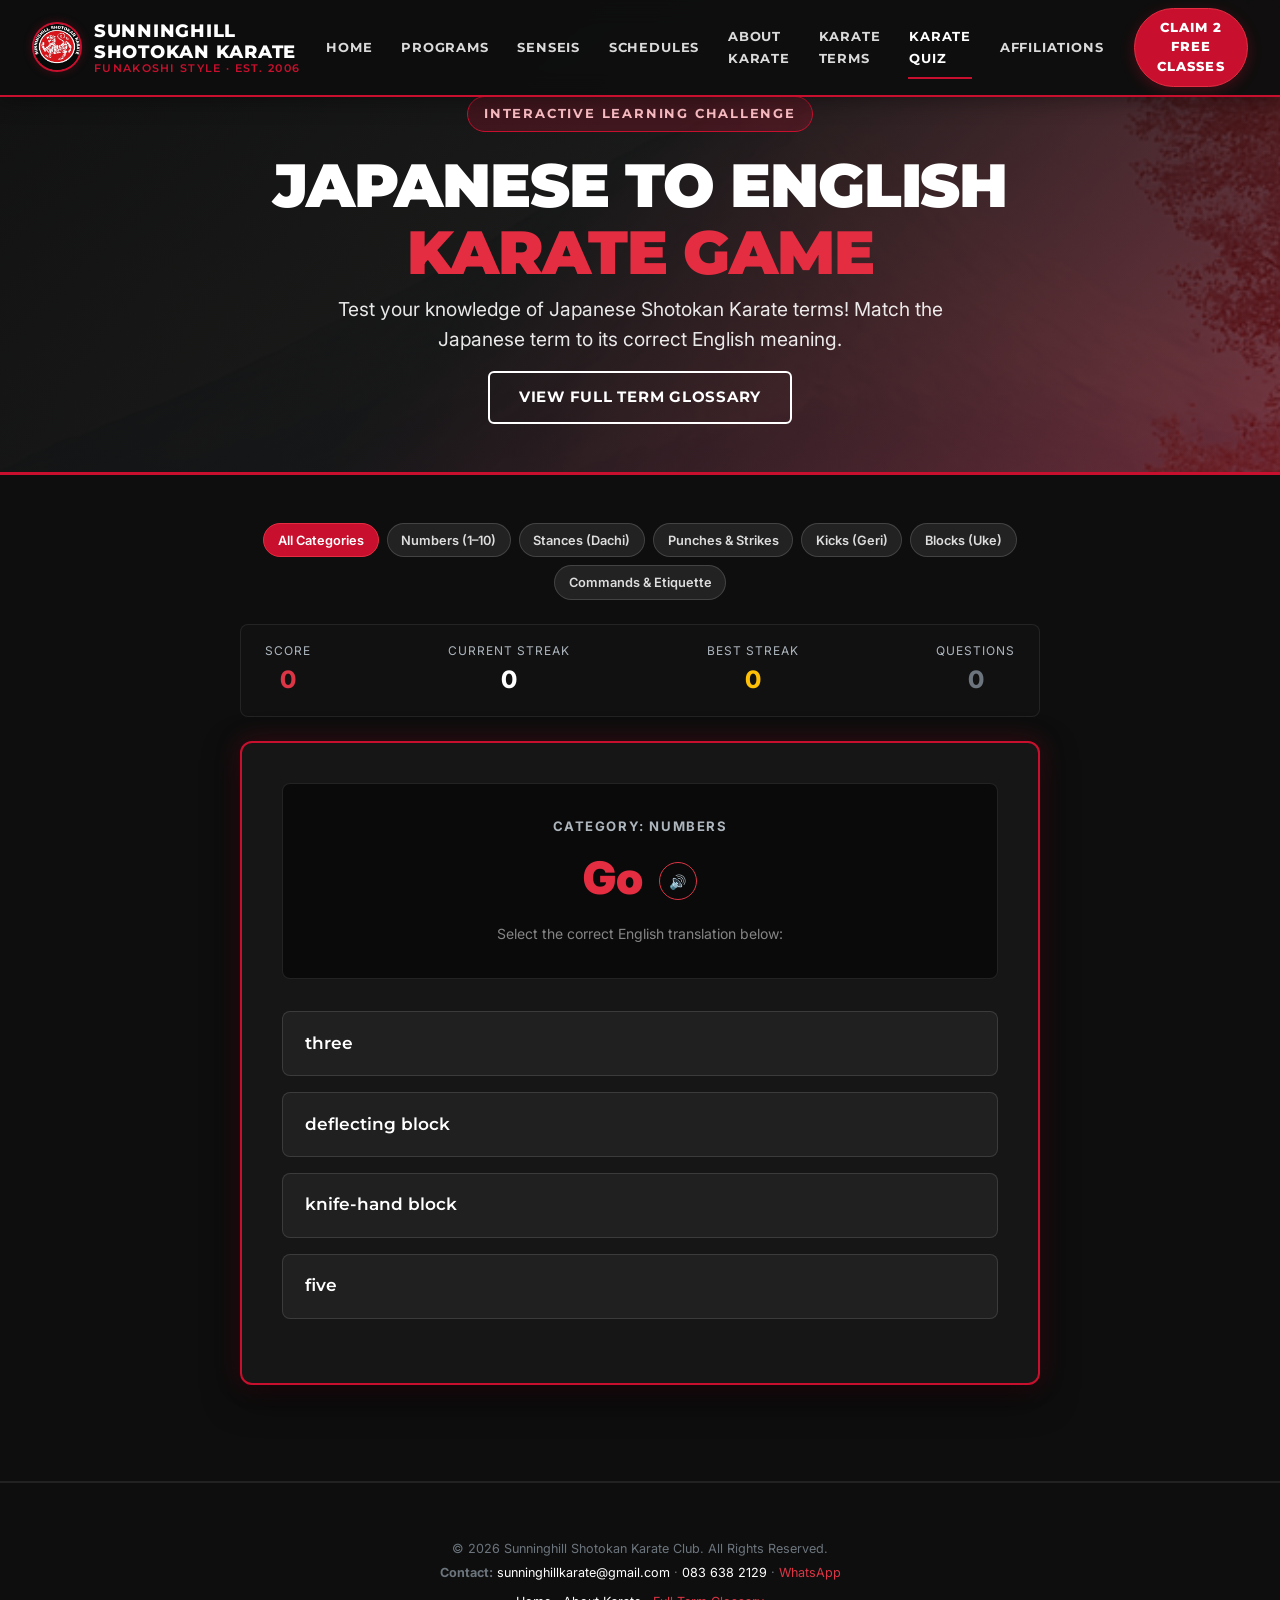
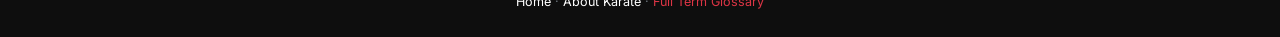
<file: japanese-english-game.html>
<!DOCTYPE html>
<html lang="en">

<head>
    <meta charset="UTF-8">
    <meta name="viewport" content="width=device-width, initial-scale=1.0">
    <title>Japanese to English Karate Game | Sunninghill Shotokan Karate</title>
    <meta name="description"
        content="Interactive Japanese karate terminology matching game. Learn Shotokan stances, strikes, kicks, blocks, and counting at Sunninghill Shotokan Karate." />
    <meta name="keywords" content="Karate Game, Japanese Terms, Shotokan Terminology, Martial Arts Quiz, Sunninghill Karate" />
    <meta name="author" content="Sunninghill Shotokan Karate" />
    <meta property="og:title" content="Karate Quiz | Sunninghill Shotokan Karate" />
    <meta property="og:description"
        content="Test your knowledge of Japanese Shotokan Karate terms with an interactive quiz covering stances, strikes, kicks, blocks, and commands." />
    <meta property="og:type" content="website" />
    <meta property="og:image" content="assets/logo-square.png" />
    <meta property="og:url" content="https://c10-s.github.io/sunninghill-shotokan-karate/japanese-english-game.html" />
    <link rel="canonical" href="https://c10-s.github.io/sunninghill-shotokan-karate/japanese-english-game.html" />

    <!-- Favicon -->
    <link rel="icon" type="image/png" href="assets/logo-square.png" />

    <!-- Stylesheets -->
    <link href="css/bootstrap.min.css" rel="stylesheet" />
    <link href="css/shotokan-theme.css" rel="stylesheet" />

    <style>
        .game-wrapper {
            max-width: 800px;
            margin: 0 auto;
        }

        .game-card {
            background: #161616;
            border: 2px solid var(--sk-red);
            border-radius: 12px;
            padding: 2.5rem;
            box-shadow: 0 12px 35px rgba(0, 0, 0, 0.6), 0 0 25px var(--sk-red-glow);
        }

        .game-term-display {
            background: #0A0A0A;
            border: 1px solid rgba(255, 255, 255, 0.1);
            border-radius: 8px;
            padding: 2rem;
            text-align: center;
            margin-bottom: 2rem;
            position: relative;
        }

        .game-term-jp {
            font-size: clamp(2rem, 4vw, 2.8rem);
            font-weight: 900;
            color: var(--sk-red-light);
            text-transform: capitalize;
            letter-spacing: -0.01em;
            margin-bottom: 0.25rem;
        }

        .game-term-category {
            font-size: 0.82rem;
            text-transform: uppercase;
            letter-spacing: 0.12em;
            color: #ADB5BD;
            font-weight: 700;
        }

        .choice-btn {
            background: #202020;
            border: 1px solid rgba(255, 255, 255, 0.12);
            color: #FFFFFF;
            font-family: var(--sk-font-heading);
            font-size: 1.05rem;
            font-weight: 600;
            padding: 1.1rem 1.4rem;
            border-radius: 8px;
            text-align: left;
            transition: all 0.2s ease;
            display: flex;
            align-items: center;
            justify-content: space-between;
        }

        .choice-btn:hover:not(:disabled) {
            background: #2E2E2E;
            border-color: var(--sk-red);
            transform: translateX(4px);
            color: #FFFFFF;
        }

        .choice-btn.correct {
            background: #1B5E20 !important;
            border-color: #4CAF50 !important;
            color: #FFFFFF !important;
        }

        .choice-btn.incorrect {
            background: #B71C1C !important;
            border-color: #F44336 !important;
            color: #FFFFFF !important;
        }

        .score-board {
            display: flex;
            justify-content: space-between;
            background: #111;
            padding: 1rem 1.5rem;
            border-radius: 8px;
            margin-bottom: 1.5rem;
            border: 1px solid rgba(255, 255, 255, 0.08);
        }

        .score-item {
            text-align: center;
        }

        .score-item span {
            display: block;
            font-size: 0.75rem;
            text-transform: uppercase;
            letter-spacing: 0.08em;
            color: #ADB5BD;
        }

        .score-item strong {
            font-size: 1.5rem;
            font-weight: 800;
            color: var(--sk-white);
        }

        .filter-pill {
            background: #222;
            color: #DDD;
            border: 1px solid rgba(255, 255, 255, 0.15);
            font-size: 0.8rem;
            font-weight: 600;
            padding: 0.35rem 0.85rem;
            border-radius: 50px;
            cursor: pointer;
            transition: all 0.2s;
        }

        .filter-pill:hover,
        .filter-pill.active {
            background: var(--sk-red);
            border-color: var(--sk-red-light);
            color: #FFF;
        }
    </style>
</head>

<body style="background-color: #0E0E0E; color: #FFF;">
    <!-- Navigation Bar -->
    <nav class="navbar navbar-expand-lg navbar-dark fixed-top sk-navbar">
        <div class="container">
            <a class="sk-navbar-brand" href="index.html">
                <img src="assets/logo-square.png" alt="Sunninghill Shotokan Karate Crest">
                <div class="sk-navbar-brand-title">
                    Sunninghill Shotokan Karate
                    <!-- TODO: Update to the correct established date if not 2006 -->
                    <small>Funakoshi Style · Est. 2006</small>
                </div>
            </a>
            <button class="navbar-toggler" type="button" data-bs-toggle="collapse" data-bs-target="#shotokanNav"
                aria-controls="shotokanNav" aria-expanded="false" aria-label="Toggle navigation">
                <span class="navbar-toggler-icon"></span>
            </button>
            <div class="collapse navbar-collapse" id="shotokanNav">
                <ul class="navbar-nav ms-auto mb-2 mb-lg-0 align-items-lg-center">
                    <li class="nav-item"><a class="nav-link sk-nav-link" href="index.html">Home</a></li>
                    <li class="nav-item"><a class="nav-link sk-nav-link" href="index.html#programs">Programs</a></li>
                    <li class="nav-item"><a class="nav-link sk-nav-link" href="index.html#instructors">Senseis</a></li>
                    <li class="nav-item"><a class="nav-link sk-nav-link" href="index.html#schedules">Schedules</a></li>
                    <li class="nav-item"><a class="nav-link sk-nav-link" href="karate.html">About Karate</a></li>
                    <li class="nav-item"><a class="nav-link sk-nav-link" href="japanese-english-quiz.html">Karate Terms</a></li>
                    <li class="nav-item"><a class="nav-link sk-nav-link active" href="japanese-english-game.html">Karate Quiz</a></li>
                    <li class="nav-item"><a class="nav-link sk-nav-link" href="index.html#affiliations">Affiliations</a></li>
                    <li class="nav-item ms-lg-3">
                        <a class="btn sk-nav-cta"
                            href="https://wa.me/27836382129?text=Hello%20Sunninghill%20Shotokan%20Karate%2C%20I%20would%20like%20to%20claim%20my%202%20free%20classes."
                            target="_blank" rel="noopener">
                            Claim 2 Free Classes
                        </a>
                    </li>
                </ul>
            </div>
        </div>
    </nav>

    <!-- Header -->
    <header class="sk-hero" style="min-height: 380px; padding: 6rem 0 3rem;">
        <div class="container sk-hero-content text-center">
            <div class="sk-hero-badge mx-auto">
                <span>Interactive Learning Challenge</span>
            </div>
            <h1 class="sk-hero-title mb-2">
                Japanese to English <span>Karate Game</span>
            </h1>
            <p class="sk-hero-lead mx-auto mb-3" style="max-width: 650px;">
                Test your knowledge of Japanese Shotokan Karate terms! Match the Japanese term to its correct English meaning.
            </p>
            <div class="d-flex justify-content-center gap-3">
                <a href="japanese-english-quiz.html" class="btn btn-sm btn-shotokan-outline">
                    View Full Term Glossary
                </a>
            </div>
        </div>
    </header>

    <!-- Game Area -->
    <main class="container py-5">
        <div class="game-wrapper">
            <!-- Category Filter Pills -->
            <div class="d-flex flex-wrap gap-2 justify-content-center mb-4" id="categoryFilters">
                <button class="filter-pill active" data-category="all">All Categories</button>
                <button class="filter-pill" data-category="numbers">Numbers (1–10)</button>
                <button class="filter-pill" data-category="stances">Stances (Dachi)</button>
                <button class="filter-pill" data-category="attacks">Punches &amp; Strikes</button>
                <button class="filter-pill" data-category="kicks">Kicks (Geri)</button>
                <button class="filter-pill" data-category="blocks">Blocks (Uke)</button>
                <button class="filter-pill" data-category="commands">Commands &amp; Etiquette</button>
            </div>

            <!-- Score Dashboard -->
            <div class="score-board">
                <div class="score-item">
                    <span>Score</span>
                    <strong id="currentScore" class="text-danger">0</strong>
                </div>
                <div class="score-item">
                    <span>Current Streak</span>
                    <strong id="currentStreak" class="text-white">0</strong>
                </div>
                <div class="score-item">
                    <span>Best Streak</span>
                    <strong id="bestStreak" class="text-warning">0</strong>
                </div>
                <div class="score-item">
                    <span>Questions</span>
                    <strong id="totalAnswered" class="text-secondary">0</strong>
                </div>
            </div>

            <!-- Main Interactive Card -->
            <div class="game-card">
                <div class="game-term-display">
                    <div class="game-term-category" id="termCategory">Category: All</div>
                    <div class="d-flex align-items-center justify-content-center gap-3 mt-1">
                        <div class="game-term-jp" id="termJp">Hajime</div>
                        <button id="pronounceBtn" class="btn btn-sm btn-outline-danger text-white rounded-circle p-2" style="width: 38px; height: 38px;" title="Listen to pronunciation">
                            🔊
                        </button>
                    </div>
                    <small class="text-white-50">Select the correct English translation below:</small>
                </div>

                <!-- 4 Choices -->
                <div class="d-grid gap-3" id="choicesContainer">
                    <button class="choice-btn" data-choice="0">Option A</button>
                    <button class="choice-btn" data-choice="1">Option B</button>
                    <button class="choice-btn" data-choice="2">Option C</button>
                    <button class="choice-btn" data-choice="3">Option D</button>
                </div>

                <!-- Feedback Area -->
                <div id="feedbackArea" class="mt-4 p-3 rounded text-center fw-bold" style="display: none;"></div>

                <div class="text-center mt-4">
                    <button id="nextBtn" class="btn btn-shotokan-red px-4 py-2" style="display: none;">
                        Next Question →
                    </button>
                </div>
            </div>
        </div>
    </main>

    <!-- Footer -->
    <footer class="sk-footer mt-5">
        <div class="container text-center text-secondary small">
            <p class="mb-1">© 2026 Sunninghill Shotokan Karate Club. All Rights Reserved.</p>
            <p class="mb-2">
                <strong>Contact:</strong>
                <a href="mailto:sunninghillkarate@gmail.com" class="text-white">sunninghillkarate@gmail.com</a>
                · <a href="tel:0836382129" class="text-white">083 638 2129</a>
                · <a href="https://wa.me/27836382129" target="_blank" rel="noopener" class="text-danger">WhatsApp</a>
            </p>
            <p class="mb-0"><a href="index.html" class="text-white">Home</a> · <a href="karate.html" class="text-white">About Karate</a> · <a href="japanese-english-quiz.html" class="text-danger">Full Term Glossary</a></p>
        </div>
    </footer>

    <!-- Game Engine Script -->
    <script src="https://cdn.jsdelivr.net/npm/bootstrap@5.3.0/dist/js/bootstrap.bundle.min.js"></script>
    <script>
        const KARATE_TERMS = [
            // Numbers
            { jp: "ichi", en: "one", category: "numbers" },
            { jp: "ni", en: "two", category: "numbers" },
            { jp: "san", en: "three", category: "numbers" },
            { jp: "shi (yon)", en: "four", category: "numbers" },
            { jp: "go", en: "five", category: "numbers" },
            { jp: "roku", en: "six", category: "numbers" },
            { jp: "shichi (nana)", en: "seven", category: "numbers" },
            { jp: "hachi", en: "eight", category: "numbers" },
            { jp: "ku (kyuu)", en: "nine", category: "numbers" },
            { jp: "juu", en: "ten", category: "numbers" },

            // Stances
            { jp: "hachinoji-dachi", en: "ready / natural stance", category: "stances" },
            { jp: "zenkutsu-dachi", en: "front stance", category: "stances" },
            { jp: "kokutsu-dachi", en: "back stance", category: "stances" },
            { jp: "kiba-dachi", en: "horse riding stance", category: "stances" },
            { jp: "neko-dachi", en: "cat stance", category: "stances" },
            { jp: "fudo-dachi", en: "immovable stance", category: "stances" },
            { jp: "sanchin-dachi", en: "hourglass stance", category: "stances" },
            { jp: "hangetsu-dachi", en: "half moon stance", category: "stances" },

            // Attacks
            { jp: "tsuki", en: "punch / thrust", category: "attacks" },
            { jp: "oi-zuki", en: "lunge punch", category: "attacks" },
            { jp: "gyaku-zuki", en: "reverse punch", category: "attacks" },
            { jp: "kizami-zuki", en: "jab punch", category: "attacks" },
            { jp: "nukite", en: "spear-hand thrust", category: "attacks" },
            { jp: "uraken-uchi", en: "back-fist strike", category: "attacks" },
            { jp: "empi-uchi", en: "elbow strike", category: "attacks" },
            { jp: "shuto-uchi", en: "knife-hand strike", category: "attacks" },

            // Kicks
            { jp: "mae-geri", en: "front snap kick", category: "kicks" },
            { jp: "mawashi-geri", en: "roundhouse kick", category: "kicks" },
            { jp: "yoko-geri kekomi", en: "side thrust kick", category: "kicks" },
            { jp: "yoko-geri keage", en: "side snap kick", category: "kicks" },
            { jp: "ushiro-geri", en: "back thrust kick", category: "kicks" },

            // Blocks
            { jp: "age-uke", en: "rising upper block", category: "blocks" },
            { jp: "gedan-barai", en: "downward sweeping block", category: "blocks" },
            { jp: "soto-uke", en: "outside-to-inside block", category: "blocks" },
            { jp: "uchi-uke", en: "inside-to-outside block", category: "blocks" },
            { jp: "shuto-uke", en: "knife-hand block", category: "blocks" },
            { jp: "nagashi-uke", en: "deflecting block", category: "blocks" },
            { jp: "juji-uke", en: "cross / X block", category: "blocks" },

            // Commands
            { jp: "rei", en: "bow (show respect)", category: "commands" },
            { jp: "yoi", en: "ready / prepare", category: "commands" },
            { jp: "hajime", en: "begin / start", category: "commands" },
            { jp: "yame", en: "stop / finish", category: "commands" },
            { jp: "yasume", en: "rest / relax", category: "commands" },
            { jp: "mawatte", en: "turn around", category: "commands" },
            { jp: "seiza", en: "kneeling posture", category: "commands" },
            { jp: "mokuso", en: "meditation / calm focus", category: "commands" },
            { jp: "kiai", en: "spirit yell / focus shout", category: "commands" },
            { jp: "sensei", en: "teacher / instructor", category: "commands" },
            { jp: "dojo", en: "training hall", category: "commands" }
        ];

        let activeCategory = 'all';
        let currentQuestion = null;
        let score = 0;
        let streak = 0;
        let bestStreak = 0;
        let answeredTotal = 0;

        function speak(term) {
            if (!('speechSynthesis' in window)) return;
            const utter = new SpeechSynthesisUtterance(term);
            utter.lang = 'ja-JP';
            utter.rate = 0.9;
            window.speechSynthesis.cancel();
            window.speechSynthesis.speak(utter);
        }

        function getFilteredTerms() {
            if (activeCategory === 'all') return KARATE_TERMS;
            return KARATE_TERMS.filter(t => t.category === activeCategory);
        }

        function nextQuestion() {
            const list = getFilteredTerms();
            if (list.length < 4) return;

            const target = list[Math.floor(Math.random() * list.length)];
            currentQuestion = target;

            // Pick 3 distractors
            const distractors = [];
            const allPossible = KARATE_TERMS.filter(t => t.en !== target.en);
            while (distractors.length < 3) {
                const rand = allPossible[Math.floor(Math.random() * allPossible.length)];
                if (!distractors.includes(rand.en)) {
                    distractors.push(rand.en);
                }
            }

            const choices = [target.en, ...distractors].sort(() => 0.5 - Math.random());

            document.getElementById('termJp').textContent = target.jp;
            document.getElementById('termCategory').textContent = `Category: ${target.category.toUpperCase()}`;

            const buttons = document.querySelectorAll('.choice-btn');
            buttons.forEach((btn, index) => {
                btn.textContent = choices[index];
                btn.className = 'choice-btn';
                btn.disabled = false;
                btn.onclick = () => selectChoice(btn, choices[index], target.en);
            });

            const feedback = document.getElementById('feedbackArea');
            feedback.style.display = 'none';
            document.getElementById('nextBtn').style.display = 'none';
        }

        function selectChoice(clickedBtn, selectedText, correctText) {
            const buttons = document.querySelectorAll('.choice-btn');
            buttons.forEach(btn => btn.disabled = true);

            answeredTotal++;
            document.getElementById('totalAnswered').textContent = answeredTotal;

            const feedback = document.getElementById('feedbackArea');
            feedback.style.display = 'block';

            if (selectedText === correctText) {
                clickedBtn.classList.add('correct');
                score += 10;
                streak++;
                if (streak > bestStreak) bestStreak = streak;
                feedback.className = 'mt-4 p-3 rounded text-center fw-bold bg-success text-white';
                feedback.innerHTML = `✓ Correct! <strong>${currentQuestion.jp}</strong> means <em>${correctText}</em>.`;
            } else {
                clickedBtn.classList.add('incorrect');
                streak = 0;
                // Highlight the correct one
                buttons.forEach(btn => {
                    if (btn.textContent === correctText) {
                        btn.classList.add('correct');
                    }
                });
                feedback.className = 'mt-4 p-3 rounded text-center fw-bold bg-danger text-white';
                feedback.innerHTML = `✗ Incorrect. <strong>${currentQuestion.jp}</strong> actually means <em>${correctText}</em>.`;
            }

            document.getElementById('currentScore').textContent = score;
            document.getElementById('currentStreak').textContent = streak;
            document.getElementById('bestStreak').textContent = bestStreak;

            document.getElementById('nextBtn').style.display = 'inline-block';
        }

        document.getElementById('nextBtn').addEventListener('click', nextQuestion);

        document.getElementById('pronounceBtn').addEventListener('click', () => {
            if (currentQuestion) speak(currentQuestion.jp);
        });

        document.querySelectorAll('.filter-pill').forEach(pill => {
            pill.addEventListener('click', function () {
                document.querySelectorAll('.filter-pill').forEach(p => p.classList.remove('active'));
                this.classList.add('active');
                activeCategory = this.getAttribute('data-category');
                nextQuestion();
            });
        });

        // Initialize game
        nextQuestion();
    </script>
    <!-- Bootstrap Bundle & Custom Scripts -->
    <script src="js/bootstrap.bundle.min.js"></script>
    <script src="js/scripts.js"></script>
</body>

</html>
</file>
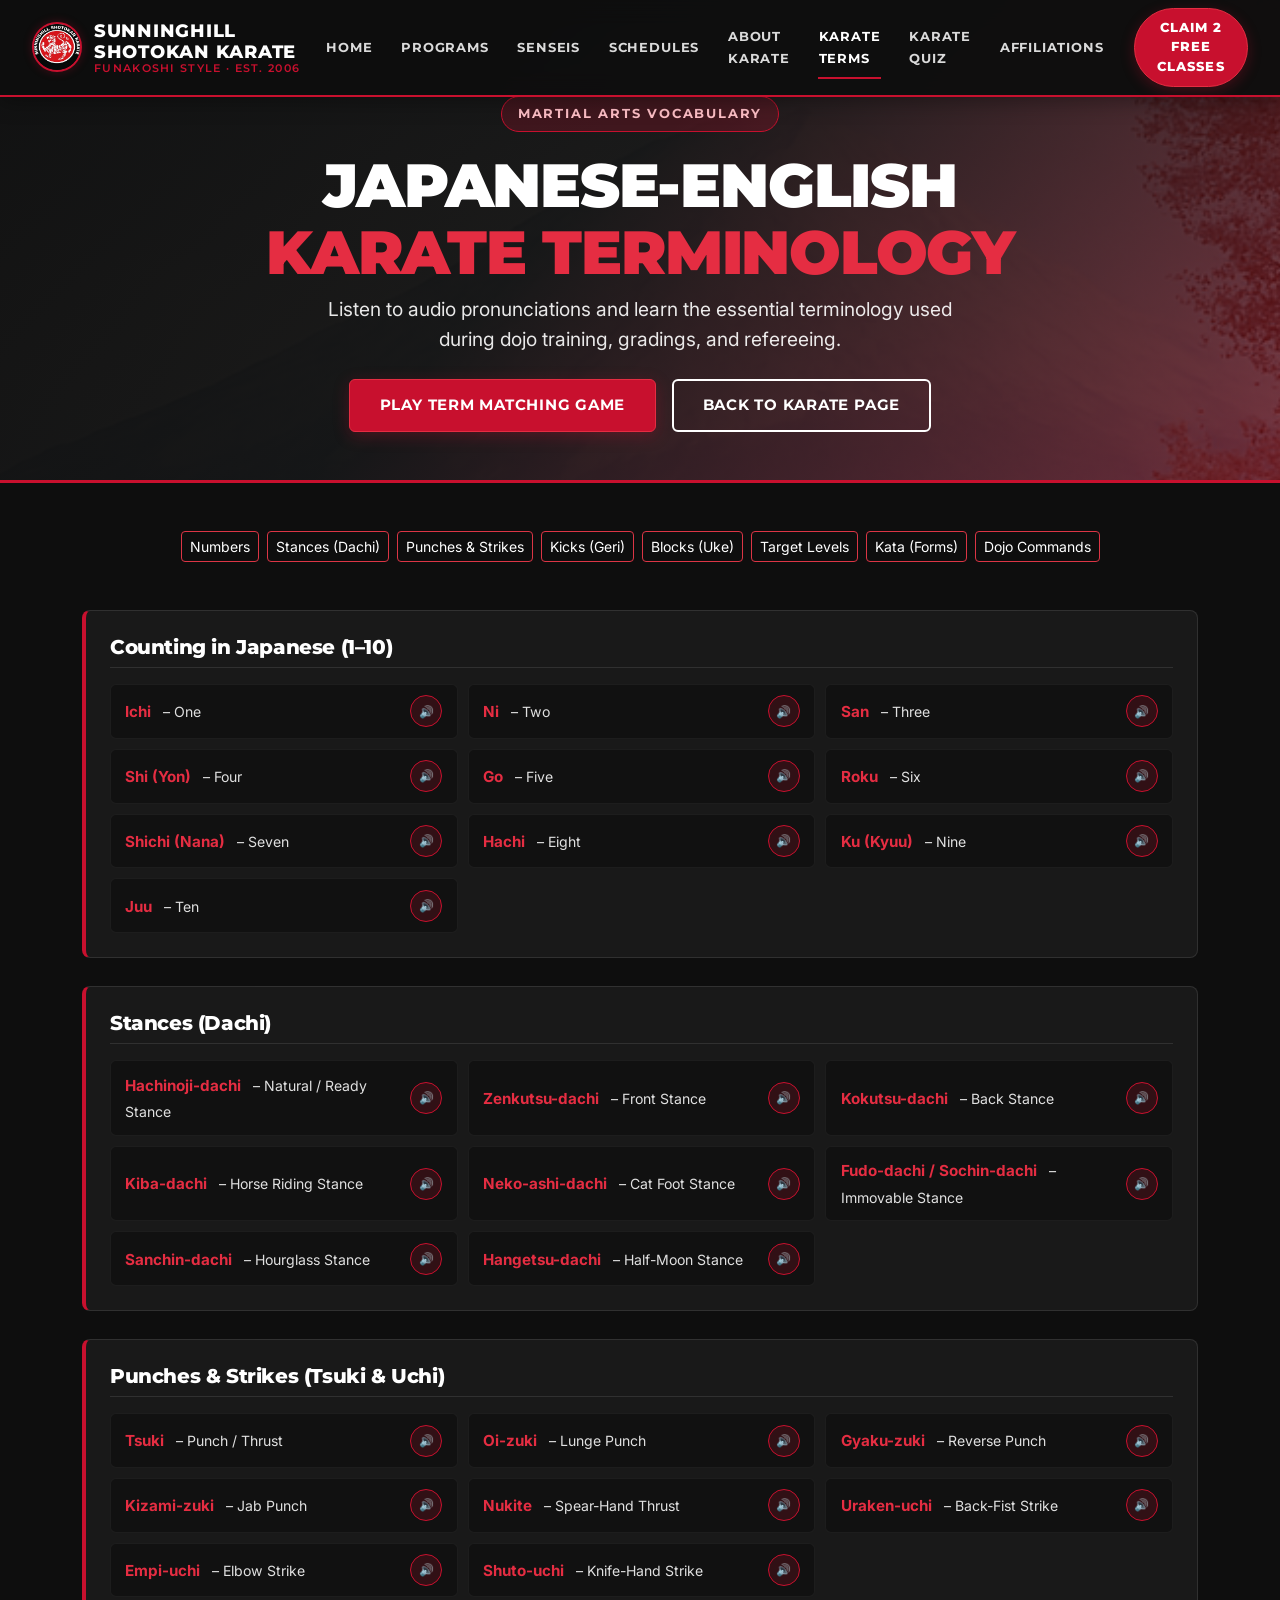
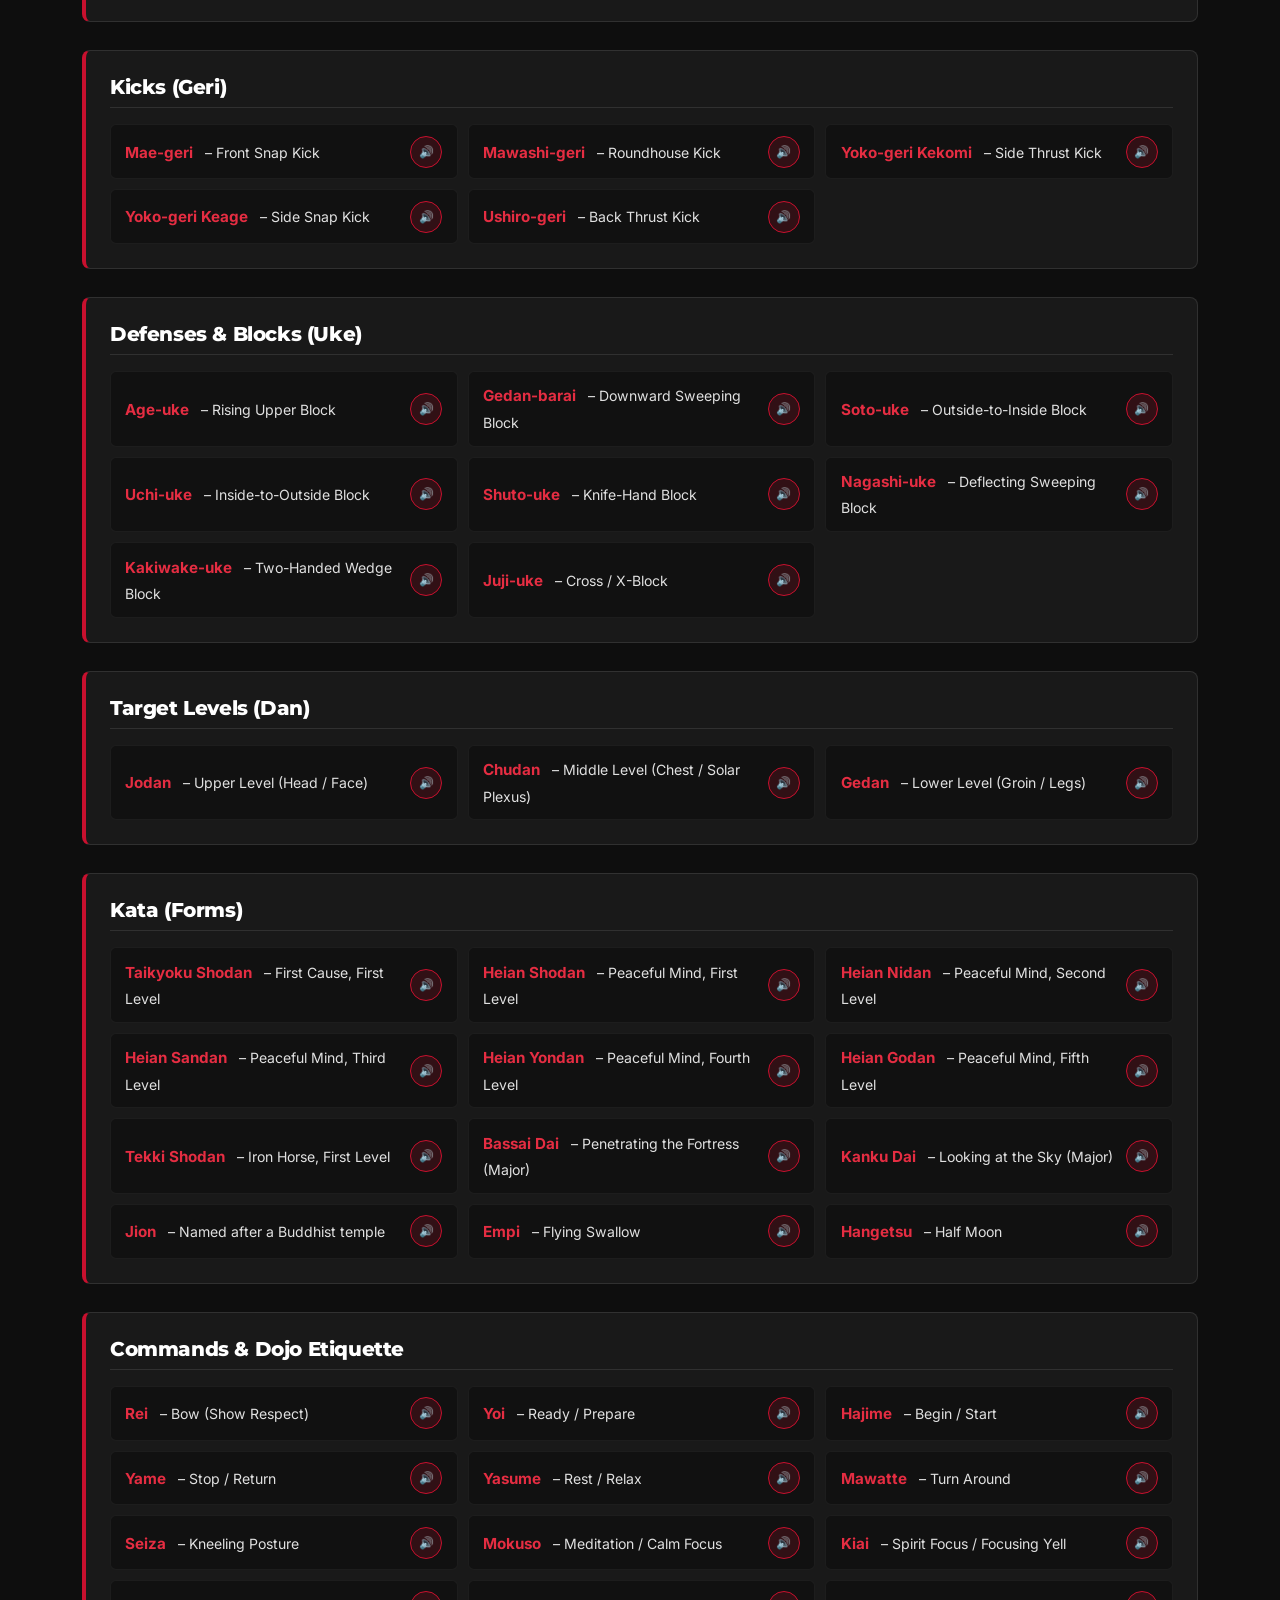
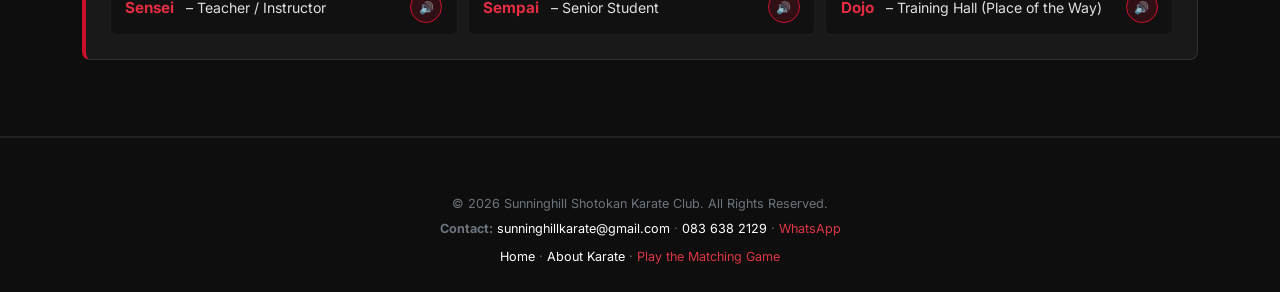
<file: japanese-english-quiz.html>
<!DOCTYPE html>
<html lang="en">

<head>
    <meta charset="UTF-8">
    <meta name="viewport" content="width=device-width, initial-scale=1.0">
    <title>Japanese-English Karate Glossary &amp; Pronunciation | Sunninghill Shotokan Karate</title>
    <meta name="description"
        content="Learn essential Japanese Shotokan Karate terms with English translations and audio pronunciations at Sunninghill Shotokan Karate." />
    <meta name="keywords" content="Karate Terminology, Japanese Karate Words, Shotokan Terms, Kihon, Kata, Kumite, Sunninghill Karate" />
    <meta name="author" content="Sunninghill Shotokan Karate" />
    <meta property="og:title" content="Karate Terms Glossary | Sunninghill Shotokan Karate" />
    <meta property="og:description"
        content="Learn Japanese Shotokan Karate terms, English meanings, and pronunciation for dojo training, gradings, and tournaments." />
    <meta property="og:type" content="website" />
    <meta property="og:image" content="assets/logo-square.png" />
    <meta property="og:url" content="https://c10-s.github.io/sunninghill-shotokan-karate/japanese-english-quiz.html" />
    <link rel="canonical" href="https://c10-s.github.io/sunninghill-shotokan-karate/japanese-english-quiz.html" />

    <!-- Favicon -->
    <link rel="icon" type="image/png" href="assets/logo-square.png" />

    <!-- Stylesheets -->
    <link href="css/bootstrap.min.css" rel="stylesheet" />
    <link href="css/shotokan-theme.css" rel="stylesheet" />

    <style>
        .glossary-card {
            background: #191919;
            border: 1px solid rgba(255, 255, 255, 0.1);
            border-left: 4px solid var(--sk-red);
            border-radius: 8px;
            padding: 1.5rem;
            margin-bottom: 1.75rem;
        }

        .glossary-card h3 {
            color: var(--sk-white);
            font-size: 1.25rem;
            font-weight: 800;
            margin-bottom: 1rem;
            border-bottom: 1px solid rgba(255, 255, 255, 0.1);
            padding-bottom: 0.5rem;
        }

        .term-list {
            list-style: none;
            padding: 0;
            margin: 0;
            display: grid;
            grid-template-columns: repeat(auto-fill, minmax(280px, 1fr));
            gap: 10px;
        }

        .term-item {
            background: #111;
            padding: 0.65rem 0.9rem;
            border-radius: 6px;
            display: flex;
            align-items: center;
            justify-content: space-between;
            border: 1px solid rgba(255, 255, 255, 0.05);
            transition: all 0.2s ease;
        }

        .term-item:hover {
            border-color: var(--sk-red);
            transform: translateX(3px);
        }

        .term-jp {
            font-weight: 700;
            color: var(--sk-red-light);
            font-size: 0.95rem;
        }

        .term-en {
            color: #E0E0E0;
            font-size: 0.88rem;
            margin-left: 0.5rem;
        }

        .btn-pronounce {
            background: rgba(200, 16, 46, 0.18);
            border: 1px solid var(--sk-red);
            color: #fff;
            border-radius: 50%;
            width: 32px;
            height: 32px;
            padding: 0;
            display: inline-flex;
            align-items: center;
            justify-content: center;
            font-size: 0.75rem;
            cursor: pointer;
            transition: all 0.2s ease;
            flex-shrink: 0;
        }

        .btn-pronounce:hover {
            background: var(--sk-red);
            color: #fff;
            transform: scale(1.1);
        }
    </style>
</head>

<body style="background-color: #0E0E0E; color: #FFF;">
    <!-- Navigation Bar -->
    <nav class="navbar navbar-expand-lg navbar-dark fixed-top sk-navbar">
        <div class="container">
            <a class="sk-navbar-brand" href="index.html">
                <img src="assets/logo-square.png" alt="Sunninghill Shotokan Karate Crest">
                <div class="sk-navbar-brand-title">
                    Sunninghill Shotokan Karate
                    <!-- TODO: Update to the correct established date if not 2006 -->
                    <small>Funakoshi Style · Est. 2006</small>
                </div>
            </a>
            <button class="navbar-toggler" type="button" data-bs-toggle="collapse" data-bs-target="#shotokanNav"
                aria-controls="shotokanNav" aria-expanded="false" aria-label="Toggle navigation">
                <span class="navbar-toggler-icon"></span>
            </button>
            <div class="collapse navbar-collapse" id="shotokanNav">
                <ul class="navbar-nav ms-auto mb-2 mb-lg-0 align-items-lg-center">
                    <li class="nav-item"><a class="nav-link sk-nav-link" href="index.html">Home</a></li>
                    <li class="nav-item"><a class="nav-link sk-nav-link" href="index.html#programs">Programs</a></li>
                    <li class="nav-item"><a class="nav-link sk-nav-link" href="index.html#instructors">Senseis</a></li>
                    <li class="nav-item"><a class="nav-link sk-nav-link" href="index.html#schedules">Schedules</a></li>
                    <li class="nav-item"><a class="nav-link sk-nav-link" href="karate.html">About Karate</a></li>
                    <li class="nav-item"><a class="nav-link sk-nav-link active" href="japanese-english-quiz.html">Karate Terms</a></li>
                    <li class="nav-item"><a class="nav-link sk-nav-link" href="japanese-english-game.html">Karate Quiz</a></li>
                    <li class="nav-item"><a class="nav-link sk-nav-link" href="index.html#affiliations">Affiliations</a></li>
                    <li class="nav-item ms-lg-3">
                        <a class="btn sk-nav-cta"
                            href="https://wa.me/27836382129?text=Hello%20Sunninghill%20Shotokan%20Karate%2C%20I%20would%20like%20to%20claim%20my%202%20free%20classes."
                            target="_blank" rel="noopener">
                            Claim 2 Free Classes
                        </a>
                    </li>
                </ul>
            </div>
        </div>
    </nav>

    <!-- Header -->
    <header class="sk-hero" style="min-height: 400px; padding: 6rem 0 3rem;">
        <div class="container sk-hero-content text-center">
            <div class="sk-hero-badge mx-auto">
                <span>Martial Arts Vocabulary</span>
            </div>
            <h1 class="sk-hero-title mb-2">
                Japanese-English <span>Karate Terminology</span>
            </h1>
            <p class="sk-hero-lead mx-auto mb-4" style="max-width: 680px;">
                Listen to audio pronunciations and learn the essential terminology used during dojo training, gradings, and refereeing.
            </p>
            <div class="d-flex justify-content-center flex-wrap gap-3">
                <a href="japanese-english-game.html" class="btn btn-shotokan-red">
                    Play Term Matching Game
                </a>
                <a href="karate.html" class="btn btn-shotokan-outline">
                    Back to Karate Page
                </a>
            </div>
        </div>
    </header>

    <!-- Main Glossary Content -->
    <main class="container py-5">
        <!-- Quick Navigation Pills -->
        <div class="d-flex flex-wrap gap-2 justify-content-center mb-5">
            <a href="#numbers" class="btn btn-sm btn-outline-danger text-white">Numbers</a>
            <a href="#stances" class="btn btn-sm btn-outline-danger text-white">Stances (Dachi)</a>
            <a href="#punches" class="btn btn-sm btn-outline-danger text-white">Punches &amp; Strikes</a>
            <a href="#kicks" class="btn btn-sm btn-outline-danger text-white">Kicks (Geri)</a>
            <a href="#blocks" class="btn btn-sm btn-outline-danger text-white">Blocks (Uke)</a>
            <a href="#levels" class="btn btn-sm btn-outline-danger text-white">Target Levels</a>
            <a href="#kata" class="btn btn-sm btn-outline-danger text-white">Kata (Forms)</a>
            <a href="#commands" class="btn btn-sm btn-outline-danger text-white">Dojo Commands</a>
        </div>

        <!-- Numbers -->
        <div class="glossary-card" id="numbers">
            <h3>Counting in Japanese (1–10)</h3>
            <ul class="term-list">
                <li class="term-item"><div><span class="term-jp">Ichi</span> <span class="term-en">– One</span></div><button class="btn-pronounce" data-term="ichi" title="Listen">🔊</button></li>
                <li class="term-item"><div><span class="term-jp">Ni</span> <span class="term-en">– Two</span></div><button class="btn-pronounce" data-term="ni" title="Listen">🔊</button></li>
                <li class="term-item"><div><span class="term-jp">San</span> <span class="term-en">– Three</span></div><button class="btn-pronounce" data-term="san" title="Listen">🔊</button></li>
                <li class="term-item"><div><span class="term-jp">Shi (Yon)</span> <span class="term-en">– Four</span></div><button class="btn-pronounce" data-term="shi" title="Listen">🔊</button></li>
                <li class="term-item"><div><span class="term-jp">Go</span> <span class="term-en">– Five</span></div><button class="btn-pronounce" data-term="go" title="Listen">🔊</button></li>
                <li class="term-item"><div><span class="term-jp">Roku</span> <span class="term-en">– Six</span></div><button class="btn-pronounce" data-term="roku" title="Listen">🔊</button></li>
                <li class="term-item"><div><span class="term-jp">Shichi (Nana)</span> <span class="term-en">– Seven</span></div><button class="btn-pronounce" data-term="shichi" title="Listen">🔊</button></li>
                <li class="term-item"><div><span class="term-jp">Hachi</span> <span class="term-en">– Eight</span></div><button class="btn-pronounce" data-term="hachi" title="Listen">🔊</button></li>
                <li class="term-item"><div><span class="term-jp">Ku (Kyuu)</span> <span class="term-en">– Nine</span></div><button class="btn-pronounce" data-term="ku" title="Listen">🔊</button></li>
                <li class="term-item"><div><span class="term-jp">Juu</span> <span class="term-en">– Ten</span></div><button class="btn-pronounce" data-term="juu" title="Listen">🔊</button></li>
            </ul>
        </div>

        <!-- Stances -->
        <div class="glossary-card" id="stances">
            <h3>Stances (Dachi)</h3>
            <ul class="term-list">
                <li class="term-item"><div><span class="term-jp">Hachinoji-dachi</span> <span class="term-en">– Natural / Ready Stance</span></div><button class="btn-pronounce" data-term="hachinoji-dachi">🔊</button></li>
                <li class="term-item"><div><span class="term-jp">Zenkutsu-dachi</span> <span class="term-en">– Front Stance</span></div><button class="btn-pronounce" data-term="zenkutsu-dachi">🔊</button></li>
                <li class="term-item"><div><span class="term-jp">Kokutsu-dachi</span> <span class="term-en">– Back Stance</span></div><button class="btn-pronounce" data-term="kou-kutsu-dachi">🔊</button></li>
                <li class="term-item"><div><span class="term-jp">Kiba-dachi</span> <span class="term-en">– Horse Riding Stance</span></div><button class="btn-pronounce" data-term="kiba-dachi">🔊</button></li>
                <li class="term-item"><div><span class="term-jp">Neko-ashi-dachi</span> <span class="term-en">– Cat Foot Stance</span></div><button class="btn-pronounce" data-term="neko-dachi">🔊</button></li>
                <li class="term-item"><div><span class="term-jp">Fudo-dachi / Sochin-dachi</span> <span class="term-en">– Immovable Stance</span></div><button class="btn-pronounce" data-term="sochin-dachi">🔊</button></li>
                <li class="term-item"><div><span class="term-jp">Sanchin-dachi</span> <span class="term-en">– Hourglass Stance</span></div><button class="btn-pronounce" data-term="sanchin-dachi">🔊</button></li>
                <li class="term-item"><div><span class="term-jp">Hangetsu-dachi</span> <span class="term-en">– Half-Moon Stance</span></div><button class="btn-pronounce" data-term="hangetsu-dachi">🔊</button></li>
            </ul>
        </div>

        <!-- Punches & Strikes -->
        <div class="glossary-card" id="punches">
            <h3>Punches &amp; Strikes (Tsuki &amp; Uchi)</h3>
            <ul class="term-list">
                <li class="term-item"><div><span class="term-jp">Tsuki</span> <span class="term-en">– Punch / Thrust</span></div><button class="btn-pronounce" data-term="tsuki">🔊</button></li>
                <li class="term-item"><div><span class="term-jp">Oi-zuki</span> <span class="term-en">– Lunge Punch</span></div><button class="btn-pronounce" data-term="oi-zuki">🔊</button></li>
                <li class="term-item"><div><span class="term-jp">Gyaku-zuki</span> <span class="term-en">– Reverse Punch</span></div><button class="btn-pronounce" data-term="gyaku-zuki">🔊</button></li>
                <li class="term-item"><div><span class="term-jp">Kizami-zuki</span> <span class="term-en">– Jab Punch</span></div><button class="btn-pronounce" data-term="kizami-zuki">🔊</button></li>
                <li class="term-item"><div><span class="term-jp">Nukite</span> <span class="term-en">– Spear-Hand Thrust</span></div><button class="btn-pronounce" data-term="nukite">🔊</button></li>
                <li class="term-item"><div><span class="term-jp">Uraken-uchi</span> <span class="term-en">– Back-Fist Strike</span></div><button class="btn-pronounce" data-term="ura-ken">🔊</button></li>
                <li class="term-item"><div><span class="term-jp">Empi-uchi</span> <span class="term-en">– Elbow Strike</span></div><button class="btn-pronounce" data-term="empi">🔊</button></li>
                <li class="term-item"><div><span class="term-jp">Shuto-uchi</span> <span class="term-en">– Knife-Hand Strike</span></div><button class="btn-pronounce" data-term="shuto-uke">🔊</button></li>
            </ul>
        </div>

        <!-- Kicks -->
        <div class="glossary-card" id="kicks">
            <h3>Kicks (Geri)</h3>
            <ul class="term-list">
                <li class="term-item"><div><span class="term-jp">Mae-geri</span> <span class="term-en">– Front Snap Kick</span></div><button class="btn-pronounce" data-term="mae-geri">🔊</button></li>
                <li class="term-item"><div><span class="term-jp">Mawashi-geri</span> <span class="term-en">– Roundhouse Kick</span></div><button class="btn-pronounce" data-term="mawashi-geri">🔊</button></li>
                <li class="term-item"><div><span class="term-jp">Yoko-geri Kekomi</span> <span class="term-en">– Side Thrust Kick</span></div><button class="btn-pronounce" data-term="kekomi">🔊</button></li>
                <li class="term-item"><div><span class="term-jp">Yoko-geri Keage</span> <span class="term-en">– Side Snap Kick</span></div><button class="btn-pronounce" data-term="keage">🔊</button></li>
                <li class="term-item"><div><span class="term-jp">Ushiro-geri</span> <span class="term-en">– Back Thrust Kick</span></div><button class="btn-pronounce" data-term="ushiro-geri">🔊</button></li>
            </ul>
        </div>

        <!-- Blocks -->
        <div class="glossary-card" id="blocks">
            <h3>Defenses &amp; Blocks (Uke)</h3>
            <ul class="term-list">
                <li class="term-item"><div><span class="term-jp">Age-uke</span> <span class="term-en">– Rising Upper Block</span></div><button class="btn-pronounce" data-term="age-uke">🔊</button></li>
                <li class="term-item"><div><span class="term-jp">Gedan-barai</span> <span class="term-en">– Downward Sweeping Block</span></div><button class="btn-pronounce" data-term="gedan barai">🔊</button></li>
                <li class="term-item"><div><span class="term-jp">Soto-uke</span> <span class="term-en">– Outside-to-Inside Block</span></div><button class="btn-pronounce" data-term="soto-uke">🔊</button></li>
                <li class="term-item"><div><span class="term-jp">Uchi-uke</span> <span class="term-en">– Inside-to-Outside Block</span></div><button class="btn-pronounce" data-term="uchi-uke">🔊</button></li>
                <li class="term-item"><div><span class="term-jp">Shuto-uke</span> <span class="term-en">– Knife-Hand Block</span></div><button class="btn-pronounce" data-term="shuto-uke">🔊</button></li>
                <li class="term-item"><div><span class="term-jp">Nagashi-uke</span> <span class="term-en">– Deflecting Sweeping Block</span></div><button class="btn-pronounce" data-term="nagashi-uke">🔊</button></li>
                <li class="term-item"><div><span class="term-jp">Kakiwake-uke</span> <span class="term-en">– Two-Handed Wedge Block</span></div><button class="btn-pronounce" data-term="kakiwake-uke">🔊</button></li>
                <li class="term-item"><div><span class="term-jp">Juji-uke</span> <span class="term-en">– Cross / X-Block</span></div><button class="btn-pronounce" data-term="juuji-uke">🔊</button></li>
            </ul>
        </div>

        <!-- Levels -->
        <div class="glossary-card" id="levels">
            <h3>Target Levels (Dan)</h3>
            <ul class="term-list">
                <li class="term-item"><div><span class="term-jp">Jodan</span> <span class="term-en">– Upper Level (Head / Face)</span></div><button class="btn-pronounce" data-term="jou-dan">🔊</button></li>
                <li class="term-item"><div><span class="term-jp">Chudan</span> <span class="term-en">– Middle Level (Chest / Solar Plexus)</span></div><button class="btn-pronounce" data-term="chuudan">🔊</button></li>
                <li class="term-item"><div><span class="term-jp">Gedan</span> <span class="term-en">– Lower Level (Groin / Legs)</span></div><button class="btn-pronounce" data-term="gedan">🔊</button></li>
            </ul>
        </div>

        <!-- Kata (Forms) -->
        <div class="glossary-card" id="kata">
            <h3>Kata (Forms)</h3>
            <ul class="term-list">
                <li class="term-item"><div><span class="term-jp">Taikyoku Shodan</span> <span class="term-en">– First Cause, First Level</span></div><button class="btn-pronounce" data-term="taikyoku shodan">🔊</button></li>
                <li class="term-item"><div><span class="term-jp">Heian Shodan</span> <span class="term-en">– Peaceful Mind, First Level</span></div><button class="btn-pronounce" data-term="heian shodan">🔊</button></li>
                <li class="term-item"><div><span class="term-jp">Heian Nidan</span> <span class="term-en">– Peaceful Mind, Second Level</span></div><button class="btn-pronounce" data-term="heian nidan">🔊</button></li>
                <li class="term-item"><div><span class="term-jp">Heian Sandan</span> <span class="term-en">– Peaceful Mind, Third Level</span></div><button class="btn-pronounce" data-term="heian sandan">🔊</button></li>
                <li class="term-item"><div><span class="term-jp">Heian Yondan</span> <span class="term-en">– Peaceful Mind, Fourth Level</span></div><button class="btn-pronounce" data-term="heian yondan">🔊</button></li>
                <li class="term-item"><div><span class="term-jp">Heian Godan</span> <span class="term-en">– Peaceful Mind, Fifth Level</span></div><button class="btn-pronounce" data-term="heian godan">🔊</button></li>
                <li class="term-item"><div><span class="term-jp">Tekki Shodan</span> <span class="term-en">– Iron Horse, First Level</span></div><button class="btn-pronounce" data-term="tekki shodan">🔊</button></li>
                <li class="term-item"><div><span class="term-jp">Bassai Dai</span> <span class="term-en">– Penetrating the Fortress (Major)</span></div><button class="btn-pronounce" data-term="bassai dai">🔊</button></li>
                <li class="term-item"><div><span class="term-jp">Kanku Dai</span> <span class="term-en">– Looking at the Sky (Major)</span></div><button class="btn-pronounce" data-term="kanku dai">🔊</button></li>
                <li class="term-item"><div><span class="term-jp">Jion</span> <span class="term-en">– Named after a Buddhist temple</span></div><button class="btn-pronounce" data-term="jion">🔊</button></li>
                <li class="term-item"><div><span class="term-jp">Empi</span> <span class="term-en">– Flying Swallow</span></div><button class="btn-pronounce" data-term="enpi">🔊</button></li>
                <li class="term-item"><div><span class="term-jp">Hangetsu</span> <span class="term-en">– Half Moon</span></div><button class="btn-pronounce" data-term="hangetsu">🔊</button></li>
            </ul>
        </div>

        <!-- Dojo Commands -->
        <div class="glossary-card" id="commands">
            <h3>Commands &amp; Dojo Etiquette</h3>
            <ul class="term-list">
                <li class="term-item"><div><span class="term-jp">Rei</span> <span class="term-en">– Bow (Show Respect)</span></div><button class="btn-pronounce" data-term="rei">🔊</button></li>
                <li class="term-item"><div><span class="term-jp">Yoi</span> <span class="term-en">– Ready / Prepare</span></div><button class="btn-pronounce" data-term="youi">🔊</button></li>
                <li class="term-item"><div><span class="term-jp">Hajime</span> <span class="term-en">– Begin / Start</span></div><button class="btn-pronounce" data-term="hajime">🔊</button></li>
                <li class="term-item"><div><span class="term-jp">Yame</span> <span class="term-en">– Stop / Return</span></div><button class="btn-pronounce" data-term="yame">🔊</button></li>
                <li class="term-item"><div><span class="term-jp">Yasume</span> <span class="term-en">– Rest / Relax</span></div><button class="btn-pronounce" data-term="yasume">🔊</button></li>
                <li class="term-item"><div><span class="term-jp">Mawatte</span> <span class="term-en">– Turn Around</span></div><button class="btn-pronounce" data-term="maware">🔊</button></li>
                <li class="term-item"><div><span class="term-jp">Seiza</span> <span class="term-en">– Kneeling Posture</span></div><button class="btn-pronounce" data-term="seiza">🔊</button></li>
                <li class="term-item"><div><span class="term-jp">Mokuso</span> <span class="term-en">– Meditation / Calm Focus</span></div><button class="btn-pronounce" data-term="mokusou">🔊</button></li>
                <li class="term-item"><div><span class="term-jp">Kiai</span> <span class="term-en">– Spirit Focus / Focusing Yell</span></div><button class="btn-pronounce" data-term="kiaï">🔊</button></li>
                <li class="term-item"><div><span class="term-jp">Sensei</span> <span class="term-en">– Teacher / Instructor</span></div><button class="btn-pronounce" data-term="sensei">🔊</button></li>
                <li class="term-item"><div><span class="term-jp">Sempai</span> <span class="term-en">– Senior Student</span></div><button class="btn-pronounce" data-term="sempai">🔊</button></li>
                <li class="term-item"><div><span class="term-jp">Dojo</span> <span class="term-en">– Training Hall (Place of the Way)</span></div><button class="btn-pronounce" data-term="dojo">🔊</button></li>
            </ul>
        </div>
    </main>

    <!-- Footer -->
    <footer class="sk-footer">
        <div class="container text-center text-secondary small">
            <p class="mb-1">© 2026 Sunninghill Shotokan Karate Club. All Rights Reserved.</p>
            <p class="mb-2">
                <strong>Contact:</strong>
                <a href="mailto:sunninghillkarate@gmail.com" class="text-white">sunninghillkarate@gmail.com</a>
                · <a href="tel:0836382129" class="text-white">083 638 2129</a>
                · <a href="https://wa.me/27836382129" target="_blank" rel="noopener" class="text-danger">WhatsApp</a>
            </p>
            <p class="mb-0"><a href="index.html" class="text-white">Home</a> · <a href="karate.html" class="text-white">About Karate</a> · <a href="japanese-english-game.html" class="text-danger">Play the Matching Game</a></p>
        </div>
    </footer>

    <!-- Bootstrap Bundle & Audio Pronounce Script -->
    <script src="js/bootstrap.bundle.min.js"></script>
    <script src="js/scripts.js"></script>
    <script>
        document.addEventListener('DOMContentLoaded', function () {
            function speak(term) {
                if (!('speechSynthesis' in window)) return;
                const utter = new SpeechSynthesisUtterance(term);
                const voices = window.speechSynthesis.getVoices();
                const jp = voices.find(v => /ja|japanese/i.test(v.lang));
                if (jp) {
                    utter.voice = jp;
                    utter.lang = jp.lang;
                } else {
                    utter.lang = 'ja-JP';
                }
                utter.rate = 0.9;
                window.speechSynthesis.cancel();
                window.speechSynthesis.speak(utter);
            }

            document.querySelectorAll('.btn-pronounce').forEach(btn => {
                btn.addEventListener('click', function () {
                    const term = this.getAttribute('data-term');
                    if (term) speak(term);
                });
            });
        });
    </script>
</body>

</html>
</file>
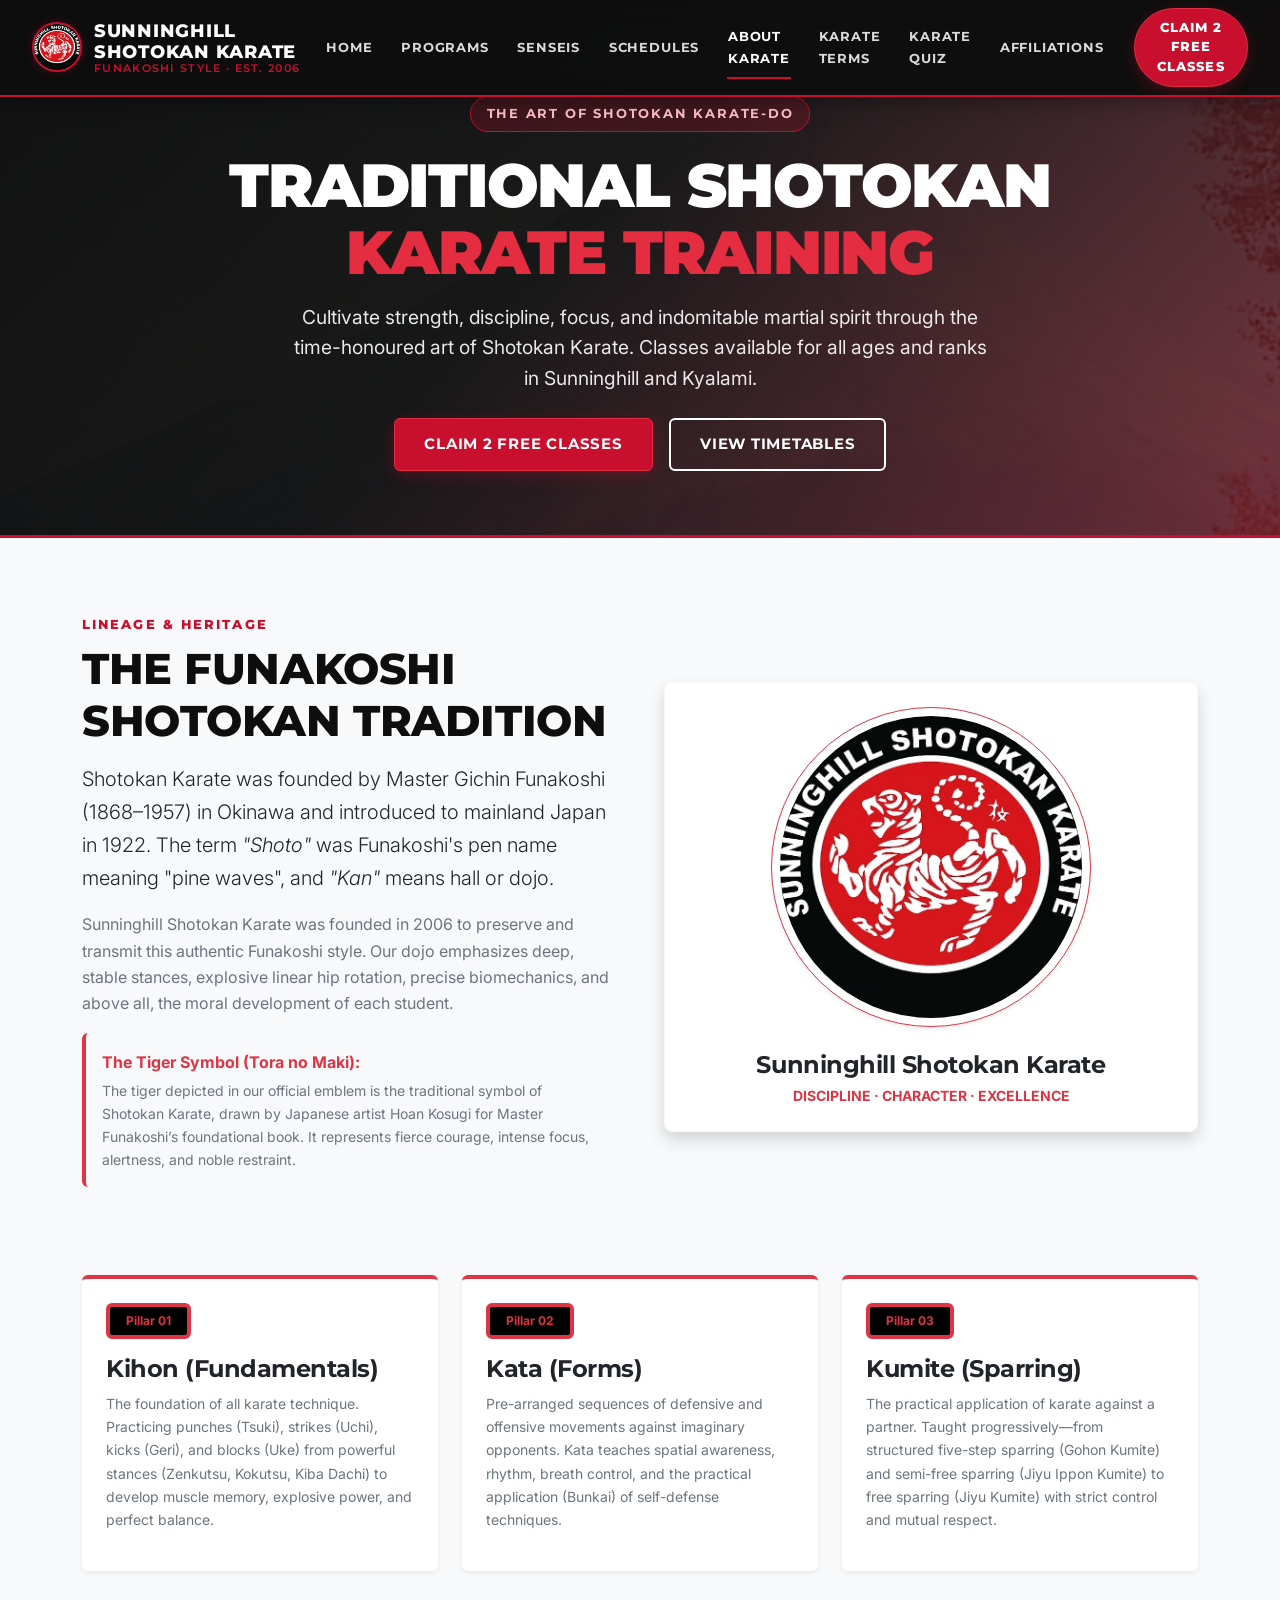
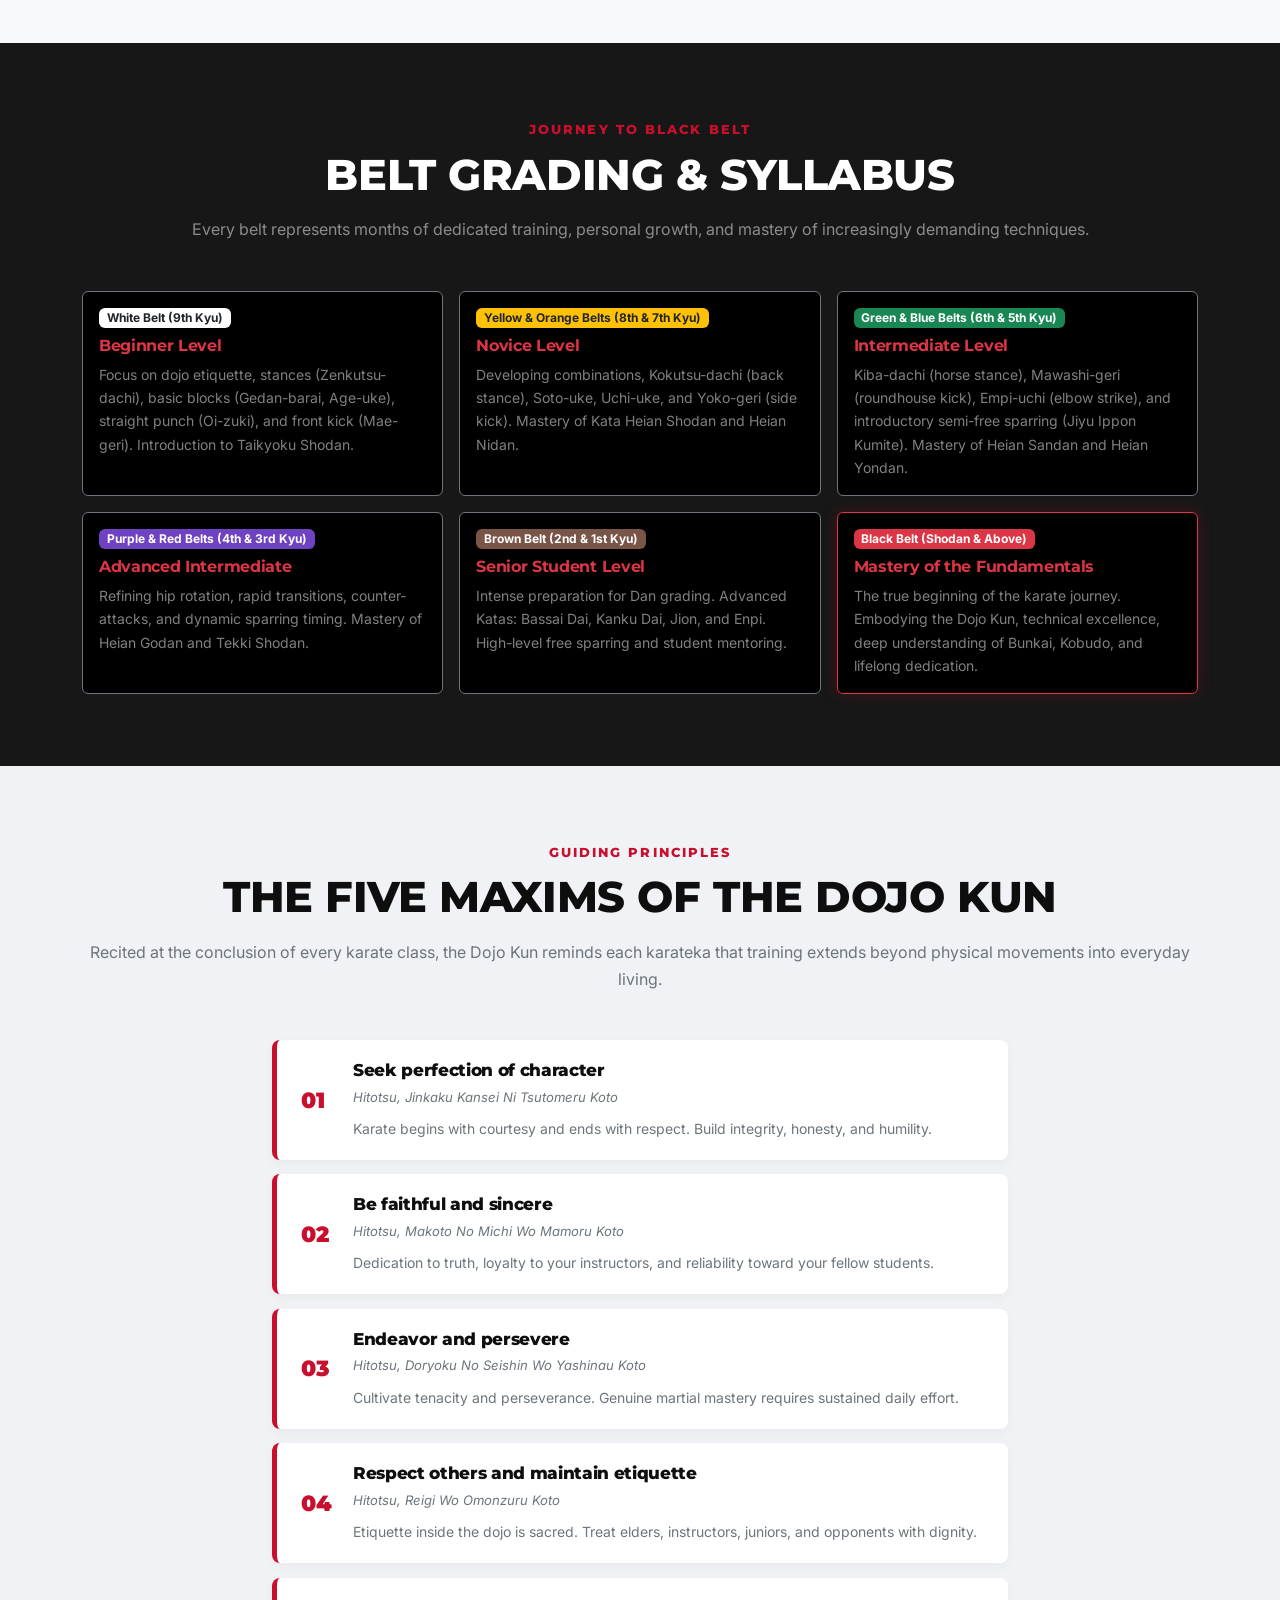
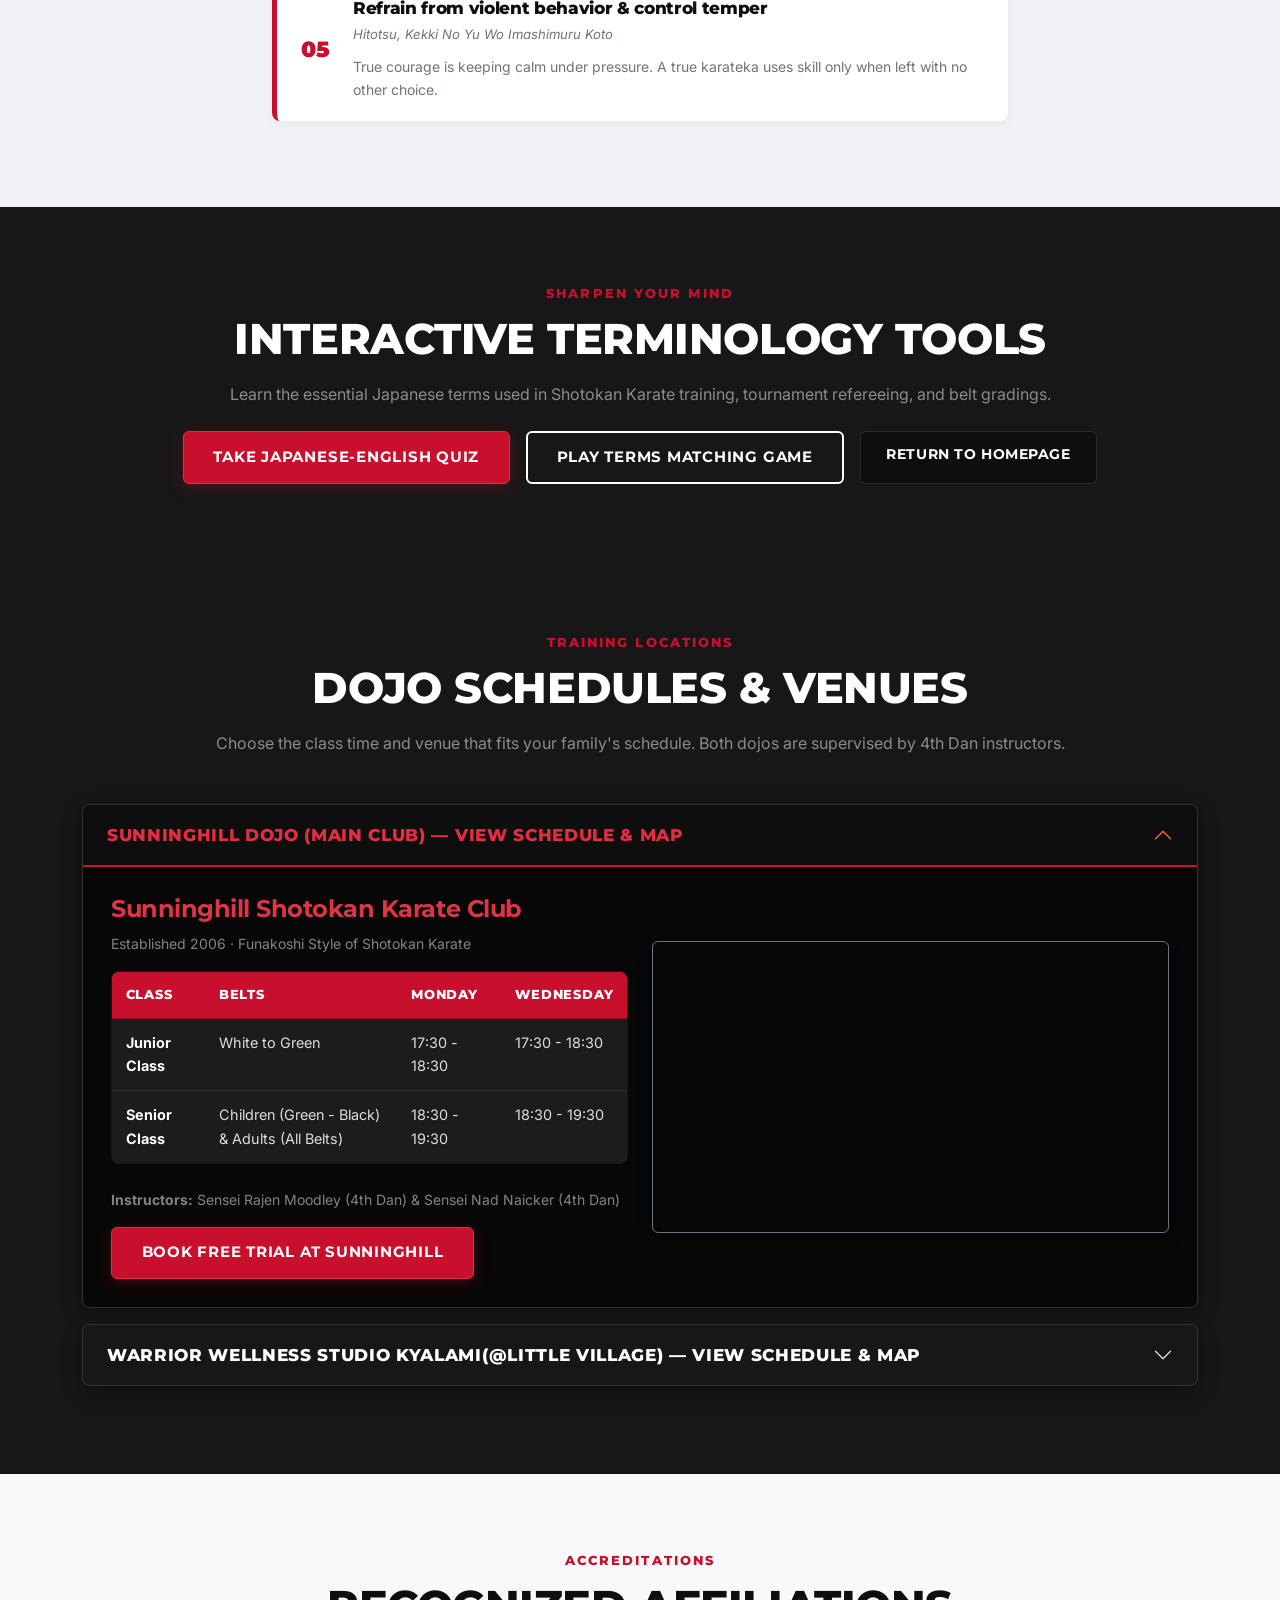
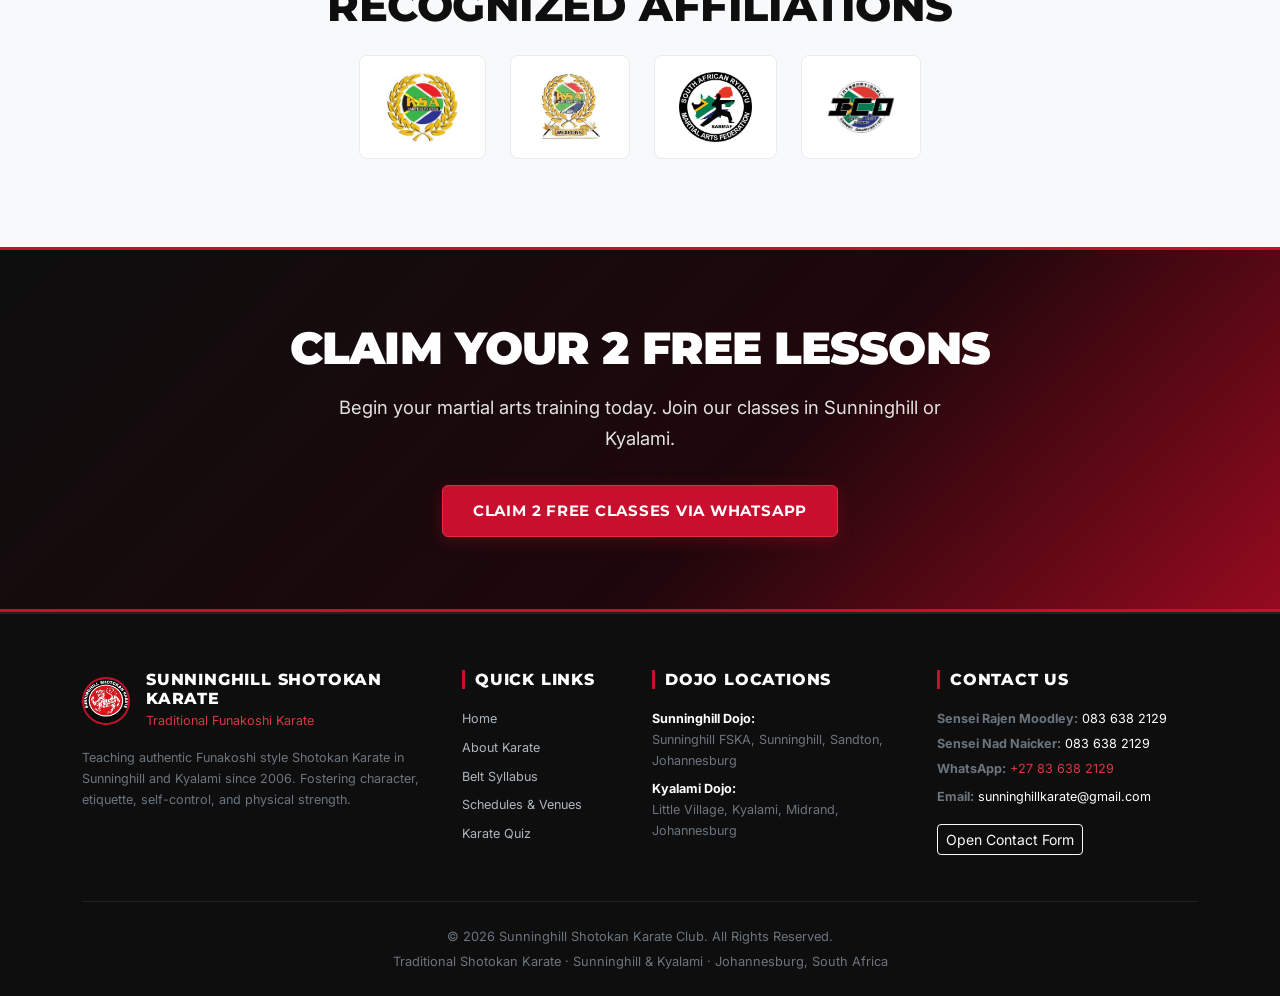
<file: karate.html>
<!DOCTYPE html>
<html lang="en">

<head>
    <meta charset="utf-8" />
    <meta name="viewport" content="width=device-width, initial-scale=1, shrink-to-fit=no" />
    <title>Shotokan Karate Classes &amp; Syllabus | Sunninghill Shotokan Karate</title>
    <meta name="description"
        content="Learn authentic Shotokan Karate in Sunninghill and Kyalami. Explore our belt grading syllabus, dojo schedules, Kata, Kumite, and Dojo Kun. 2 Free classes available!" />
    <meta name="keywords"
        content="Karate Classes, Shotokan Karate, Sunninghill Karate, Kyalami Karate, Belt Syllabus, Kata, Kumite, Dojo Kun, Self Defense, Martial Arts Johannesburg" />
    <meta name="author" content="Sunninghill Shotokan Karate" />

    <!-- Open Graph Meta Tags -->
    <meta property="og:title" content="Shotokan Karate Classes &amp; Syllabus | Sunninghill Shotokan Karate" />
    <meta property="og:description"
        content="Traditional Funakoshi Shotokan Karate training in Sunninghill and Kyalami. Build discipline, focus, and strength with 4th Dan instructors." />
    <meta property="og:type" content="website" />
    <meta property="og:image" content="assets/logo-square.png" />
    <meta property="og:url" content="https://c10-s.github.io/sunninghill-shotokan-karate/karate.html" />
    <link rel="canonical" href="https://c10-s.github.io/sunninghill-shotokan-karate/karate.html" />

    <script type="application/ld+json">
        {
            "@context": "https://schema.org",
            "@type": "SportsActivityLocation",
            "name": "Sunninghill Shotokan Karate",
            "description": "Shotokan Karate classes, belt syllabus, dojo schedules, and martial arts training in Sunninghill and Kyalami.",
            "url": "https://c10-s.github.io/sunninghill-shotokan-karate/karate.html",
            "logo": "https://c10-s.github.io/sunninghill-shotokan-karate/assets/logo-square.png",
            "telephone": "+27 83 638 2129",
            "email": "sunninghillkarate@gmail.com",
            "areaServed": [
                "Sunninghill",
                "Kyalami",
                "Sandton",
                "Midrand",
                "Johannesburg"
            ]
        }
    </script>

    <!-- Favicon -->
    <link rel="icon" type="image/png" href="assets/logo-square.png" />

    <!-- Bootstrap & Custom Theme CSS -->
    <link href="css/bootstrap.min.css" rel="stylesheet" />
    <link href="css/shotokan-theme.css" rel="stylesheet" />
</head>

<body>
    <!-- Navigation Bar -->
    <nav class="navbar navbar-expand-lg navbar-dark fixed-top sk-navbar">
        <div class="container">
            <a class="sk-navbar-brand" href="index.html">
                <img src="assets/logo-square.png" alt="Sunninghill Shotokan Karate Crest">
                <div class="sk-navbar-brand-title">
                    Sunninghill Shotokan Karate
                    <!-- TODO: Update to the correct established date if not 2006 -->
                    <small>Funakoshi Style · Est. 2006</small>
                </div>
            </a>
            <button class="navbar-toggler" type="button" data-bs-toggle="collapse" data-bs-target="#shotokanNav"
                aria-controls="shotokanNav" aria-expanded="false" aria-label="Toggle navigation">
                <span class="navbar-toggler-icon"></span>
            </button>
            <div class="collapse navbar-collapse" id="shotokanNav">
                <ul class="navbar-nav ms-auto mb-2 mb-lg-0 align-items-lg-center">
                    <li class="nav-item"><a class="nav-link sk-nav-link" href="index.html">Home</a></li>
                    <li class="nav-item"><a class="nav-link sk-nav-link" href="index.html#programs">Programs</a></li>
                    <li class="nav-item"><a class="nav-link sk-nav-link" href="index.html#instructors">Senseis</a></li>
                    <li class="nav-item"><a class="nav-link sk-nav-link" href="index.html#schedules">Schedules</a></li>
                    <li class="nav-item"><a class="nav-link sk-nav-link active" href="karate.html">About Karate</a></li>
                    <li class="nav-item"><a class="nav-link sk-nav-link" href="japanese-english-quiz.html">Karate Terms</a></li>
                    <li class="nav-item"><a class="nav-link sk-nav-link" href="japanese-english-game.html">Karate Quiz</a></li>
                    <li class="nav-item"><a class="nav-link sk-nav-link" href="index.html#affiliations">Affiliations</a></li>
                    <li class="nav-item ms-lg-3">
                        <a class="btn sk-nav-cta"
                            href="https://wa.me/27836382129?text=Hello%20Sunninghill%20Shotokan%20Karate%2C%20I%20would%20like%20to%20claim%20my%202%20free%20classes."
                            target="_blank" rel="noopener">
                            Claim 2 Free Classes
                        </a>
                    </li>
                </ul>
            </div>
        </div>
    </nav>

    <!-- Header / Banner -->
    <header class="sk-hero" style="min-height: 480px; padding: 6rem 0 4rem;">
        <div class="container sk-hero-content text-center">
            <div class="sk-hero-badge mx-auto">
                <span>The Art of Shotokan Karate-Do</span>
            </div>
            <h1 class="sk-hero-title mb-3">
                Traditional Shotokan <span>Karate Training</span>
            </h1>
            <p class="sk-hero-lead mx-auto mb-4" style="max-width: 700px;">
                Cultivate strength, discipline, focus, and indomitable martial spirit through the time-honoured art of
                Shotokan Karate. Classes available for all ages and ranks in Sunninghill and Kyalami.
            </p>
            <div class="d-flex justify-content-center flex-wrap gap-3">
                <a href="https://wa.me/27836382129?text=Hello%20Sunninghill%20Shotokan%20Karate%2C%20I%20would%20like%20to%20claim%20my%202%20free%20classes."
                    target="_blank" rel="noopener" class="btn btn-shotokan-red">
                    Claim 2 Free Classes
                </a>
                <a href="#schedules" class="btn btn-shotokan-outline">
                    View Timetables
                </a>
            </div>
        </div>
    </header>

    <!-- Main Content Area -->
    <main>
        <!-- The Three Pillars of Karate Section -->
        <section class="py-5">
            <div class="container py-4">
                <div class="row align-items-center g-5 mb-5">
                    <div class="col-lg-6 reveal">
                        <span class="sk-section-kicker">Lineage &amp; Heritage</span>
                        <h2 class="sk-section-title">The Funakoshi Shotokan Tradition</h2>
                        <p class="lead text-dark">
                            Shotokan Karate was founded by Master Gichin Funakoshi (1868–1957) in Okinawa and introduced
                            to mainland Japan in 1922. The term <em>"Shoto"</em> was Funakoshi's pen name meaning "pine
                            waves", and <em>"Kan"</em> means hall or dojo.
                        </p>
                        <!-- TODO: Update to the correct established date if not 2006 -->
                        <p class="text-muted">
                            Sunninghill Shotokan Karate was founded in 2006 to preserve and transmit this authentic
                            Funakoshi style. Our dojo emphasizes deep, stable stances, explosive linear hip rotation,
                            precise biomechanics, and above all, the moral development of each student.
                        </p>
                        <div class="p-3 bg-light border-start border-4 border-danger rounded mb-3">
                            <strong class="text-danger">The Tiger Symbol (Tora no Maki):</strong>
                            <p class="small text-muted mb-0 mt-1">
                                The tiger depicted in our official emblem is the traditional symbol of Shotokan Karate,
                                drawn by Japanese artist Hoan Kosugi for Master Funakoshi’s foundational book. It
                                represents fierce courage, intense focus, alertness, and noble restraint.
                            </p>
                        </div>
                    </div>
                    <div class="col-lg-6 text-center reveal">
                        <div class="p-4 bg-white rounded-3 shadow border border-light">
                            <img src="assets/logo-square.png" alt="Sunninghill Shotokan Karate Tiger Crest"
                                class="img-fluid rounded-circle border border-danger p-2 shadow-sm"
                                style="max-width: 320px; background-color: #fff;">
                            <h4 class="fw-bold mt-4 mb-1 text-dark">Sunninghill Shotokan Karate</h4>
                            <p class="text-danger fw-bold small text-uppercase mb-0">Discipline · Character · Excellence
                            </p>
                        </div>
                    </div>
                </div>

                <!-- 3 Pillars Cards -->
                <div class="row g-4 mt-2">
                    <div class="col-md-4 reveal">
                        <div class="card h-100 border-0 shadow-sm border-top border-4 border-danger p-4">
                            <span
                                class="badge bg-black text-danger border border-danger align-self-start mb-3 px-3 py-2 fw-bold">Pillar
                                01</span>
                            <h4 class="fw-bold text-dark">Kihon (Fundamentals)</h4>
                            <p class="text-muted small">
                                The foundation of all karate technique. Practicing punches (Tsuki), strikes (Uchi),
                                kicks (Geri), and blocks (Uke) from powerful stances (Zenkutsu, Kokutsu, Kiba Dachi) to
                                develop muscle memory, explosive power, and perfect balance.
                            </p>
                        </div>
                    </div>
                    <div class="col-md-4 reveal">
                        <div class="card h-100 border-0 shadow-sm border-top border-4 border-danger p-4">
                            <span
                                class="badge bg-black text-danger border border-danger align-self-start mb-3 px-3 py-2 fw-bold">Pillar
                                02</span>
                            <h4 class="fw-bold text-dark">Kata (Forms)</h4>
                            <p class="text-muted small">
                                Pre-arranged sequences of defensive and offensive movements against imaginary opponents.
                                Kata teaches spatial awareness, rhythm, breath control, and the practical application
                                (Bunkai) of self-defense techniques.
                            </p>
                        </div>
                    </div>
                    <div class="col-md-4 reveal">
                        <div class="card h-100 border-0 shadow-sm border-top border-4 border-danger p-4">
                            <span
                                class="badge bg-black text-danger border border-danger align-self-start mb-3 px-3 py-2 fw-bold">Pillar
                                03</span>
                            <h4 class="fw-bold text-dark">Kumite (Sparring)</h4>
                            <p class="text-muted small">
                                The practical application of karate against a partner. Taught progressively—from
                                structured five-step sparring (Gohon Kumite) and semi-free sparring (Jiyu Ippon Kumite)
                                to free sparring (Jiyu Kumite) with strict control and mutual respect.
                            </p>
                        </div>
                    </div>
                </div>
            </div>
        </section>

        <!-- Belt Progression & Curriculum Section -->
        <section class="py-5" id="curriculum" style="background-color: var(--sk-charcoal); color: var(--sk-white);">
            <div class="container py-4">
                <div class="text-center max-w-700 mx-auto mb-5 reveal">
                    <span class="sk-section-kicker">Journey to Black Belt</span>
                    <h2 class="sk-section-title text-white">Belt Grading &amp; Syllabus</h2>
                    <p class="text-white-50">Every belt represents months of dedicated training, personal growth, and
                        mastery of increasingly demanding techniques.</p>
                </div>

                <div class="row g-3">
                    <div class="col-lg-4 col-md-6 reveal">
                        <div class="p-3 rounded bg-black border border-secondary h-100">
                            <div class="d-flex align-items-center gap-2 mb-2">
                                <span class="badge bg-white text-dark fw-bold">White Belt (9th Kyu)</span>
                            </div>
                            <h6 class="text-danger fw-bold">Beginner Level</h6>
                            <p class="small text-white-50 mb-0">Focus on dojo etiquette, stances (Zenkutsu-dachi), basic
                                blocks (Gedan-barai, Age-uke), straight punch (Oi-zuki), and front kick (Mae-geri).
                                Introduction to Taikyoku Shodan.</p>
                        </div>
                    </div>
                    <div class="col-lg-4 col-md-6 reveal">
                        <div class="p-3 rounded bg-black border border-secondary h-100">
                            <div class="d-flex align-items-center gap-2 mb-2">
                                <span class="badge bg-warning text-dark fw-bold">Yellow &amp; Orange Belts (8th &amp;
                                    7th Kyu)</span>
                            </div>
                            <h6 class="text-danger fw-bold">Novice Level</h6>
                            <p class="small text-white-50 mb-0">Developing combinations, Kokutsu-dachi (back stance),
                                Soto-uke, Uchi-uke, and Yoko-geri (side kick). Mastery of Kata Heian Shodan and Heian
                                Nidan.</p>
                        </div>
                    </div>
                    <div class="col-lg-4 col-md-6 reveal">
                        <div class="p-3 rounded bg-black border border-secondary h-100">
                            <div class="d-flex align-items-center gap-2 mb-2">
                                <span class="badge bg-success text-white fw-bold">Green &amp; Blue Belts (6th &amp; 5th
                                    Kyu)</span>
                            </div>
                            <h6 class="text-danger fw-bold">Intermediate Level</h6>
                            <p class="small text-white-50 mb-0">Kiba-dachi (horse stance), Mawashi-geri (roundhouse
                                kick), Empi-uchi (elbow strike), and introductory semi-free sparring (Jiyu Ippon
                                Kumite). Mastery of Heian Sandan and Heian Yondan.</p>
                        </div>
                    </div>
                    <div class="col-lg-4 col-md-6 reveal">
                        <div class="p-3 rounded bg-black border border-secondary h-100">
                            <div class="d-flex align-items-center gap-2 mb-2">
                                <span class="badge text-white fw-bold" style="background-color: #6f42c1;">Purple &amp;
                                    Red Belts (4th &amp; 3rd Kyu)</span>
                            </div>
                            <h6 class="text-danger fw-bold">Advanced Intermediate</h6>
                            <p class="small text-white-50 mb-0">Refining hip rotation, rapid transitions,
                                counter-attacks, and dynamic sparring timing. Mastery of Heian Godan and Tekki Shodan.
                            </p>
                        </div>
                    </div>
                    <div class="col-lg-4 col-md-6 reveal">
                        <div class="p-3 rounded bg-black border border-secondary h-100">
                            <div class="d-flex align-items-center gap-2 mb-2">
                                <span class="badge text-white fw-bold" style="background-color: #795548;">Brown Belt
                                    (2nd &amp; 1st Kyu)</span>
                            </div>
                            <h6 class="text-danger fw-bold">Senior Student Level</h6>
                            <p class="small text-white-50 mb-0">Intense preparation for Dan grading. Advanced Katas:
                                Bassai Dai, Kanku Dai, Jion, and Enpi. High-level free sparring and student mentoring.
                            </p>
                        </div>
                    </div>
                    <div class="col-lg-4 col-md-6 reveal">
                        <div class="p-3 rounded bg-black border border-danger h-100 shadow"
                            style="box-shadow: 0 0 15px rgba(200,16,46,0.25) !important;">
                            <div class="d-flex align-items-center gap-2 mb-2">
                                <span class="badge bg-danger text-white fw-bold">Black Belt (Shodan &amp; Above)</span>
                            </div>
                            <h6 class="text-danger fw-bold">Mastery of the Fundamentals</h6>
                            <p class="small text-white-50 mb-0">The true beginning of the karate journey. Embodying the
                                Dojo Kun, technical excellence, deep understanding of Bunkai, Kobudo, and lifelong
                                dedication.</p>
                        </div>
                    </div>
                </div>
            </div>
        </section>

        <!-- Dojo Kun Section -->
        <section class="py-5" id="dojo-kun" style="background-color: var(--sk-gray-bg);">
            <div class="container py-4">
                <div class="text-center max-w-700 mx-auto mb-5 reveal">
                    <span class="sk-section-kicker">Guiding Principles</span>
                    <h2 class="sk-section-title">The Five Maxims of the Dojo Kun</h2>
                    <p class="text-muted">Recited at the conclusion of every karate class, the Dojo Kun reminds each
                        karateka that training extends beyond physical movements into everyday living.</p>
                </div>

                <div class="row g-4 justify-content-center">
                    <div class="col-lg-8 reveal">
                        <div class="sk-dojo-kun-card">
                            <div class="sk-dojo-kun-num">01</div>
                            <div class="sk-dojo-kun-content">
                                <h5>Seek perfection of character</h5>
                                <span>Hitotsu, Jinkaku Kansei Ni Tsutomeru Koto</span>
                                <p class="small text-muted mt-2 mb-0">Karate begins with courtesy and ends with respect.
                                    Build integrity, honesty, and humility.</p>
                            </div>
                        </div>
                        <div class="sk-dojo-kun-card">
                            <div class="sk-dojo-kun-num">02</div>
                            <div class="sk-dojo-kun-content">
                                <h5>Be faithful and sincere</h5>
                                <span>Hitotsu, Makoto No Michi Wo Mamoru Koto</span>
                                <p class="small text-muted mt-2 mb-0">Dedication to truth, loyalty to your instructors,
                                    and reliability toward your fellow students.</p>
                            </div>
                        </div>
                        <div class="sk-dojo-kun-card">
                            <div class="sk-dojo-kun-num">03</div>
                            <div class="sk-dojo-kun-content">
                                <h5>Endeavor and persevere</h5>
                                <span>Hitotsu, Doryoku No Seishin Wo Yashinau Koto</span>
                                <p class="small text-muted mt-2 mb-0">Cultivate tenacity and perseverance. Genuine
                                    martial mastery requires sustained daily effort.</p>
                            </div>
                        </div>
                        <div class="sk-dojo-kun-card">
                            <div class="sk-dojo-kun-num">04</div>
                            <div class="sk-dojo-kun-content">
                                <h5>Respect others and maintain etiquette</h5>
                                <span>Hitotsu, Reigi Wo Omonzuru Koto</span>
                                <p class="small text-muted mt-2 mb-0">Etiquette inside the dojo is sacred. Treat elders,
                                    instructors, juniors, and opponents with dignity.</p>
                            </div>
                        </div>
                        <div class="sk-dojo-kun-card">
                            <div class="sk-dojo-kun-num">05</div>
                            <div class="sk-dojo-kun-content">
                                <h5>Refrain from violent behavior &amp; control temper</h5>
                                <span>Hitotsu, Kekki No Yu Wo Imashimuru Koto</span>
                                <p class="small text-muted mt-2 mb-0">True courage is keeping calm under pressure. A
                                    true karateka uses skill only when left with no other choice.</p>
                            </div>
                        </div>
                    </div>
                </div>
            </div>
        </section>

        <!-- Interactive Karate Resources -->
        <section class="py-5 sk-section-dark">
            <div class="container py-4 text-center">
                <span class="sk-section-kicker">Sharpen Your Mind</span>
                <h2 class="sk-section-title text-white">Interactive Terminology Tools</h2>
                <p class="text-white-50 max-w-700 mx-auto mb-4">
                    Learn the essential Japanese terms used in Shotokan Karate training, tournament refereeing, and belt
                    gradings.
                </p>
                <div class="d-flex justify-content-center flex-wrap gap-3">
                    <a href="japanese-english-quiz.html" class="btn btn-shotokan-red">
                        Take Japanese-English Quiz
                    </a>
                    <a href="japanese-english-game.html" class="btn btn-shotokan-outline">
                        Play Terms Matching Game
                    </a>
                    <a href="index.html" class="btn btn-shotokan-dark">
                        Return to Homepage
                    </a>
                </div>
            </div>
        </section>

        <!-- Schedules Section -->
        <section class="py-5 sk-section-dark" id="schedules">
            <div class="container py-4">
                <div class="text-center max-w-700 mx-auto mb-5 reveal">
                    <span class="sk-section-kicker">Training Locations</span>
                    <h2 class="sk-section-title text-white">Dojo Schedules &amp; Venues</h2>
                    <p class="text-white-50">Choose the class time and venue that fits your family's schedule. Both
                        dojos are supervised by 4th Dan instructors.</p>
                </div>

                <div class="accordion sk-accordion" id="dojoScheduleAccordion">
                    <!-- Sunninghill Dojo -->
                    <div class="accordion-item reveal">
                        <h2 class="accordion-header" id="headingSunninghill">
                            <button class="accordion-button" type="button" data-bs-toggle="collapse"
                                data-bs-target="#collapseSunninghill" aria-expanded="true"
                                aria-controls="collapseSunninghill">
                                Sunninghill Dojo (Main Club) — View Schedule &amp; Map
                            </button>
                        </h2>
                        <div id="collapseSunninghill" class="accordion-collapse collapse show"
                            aria-labelledby="headingSunninghill" data-bs-parent="#dojoScheduleAccordion">
                            <div class="accordion-body">
                                <div class="row g-4 align-items-center">
                                    <div class="col-lg-6">
                                        <h4 class="text-danger fw-bold mb-2">Sunninghill Shotokan Karate Club</h4>
                                        <!-- TODO: Update to the correct established date if not 2006 -->
                                        <p class="small text-white-50 mb-3">Established 2006 · Funakoshi Style of
                                            Shotokan Karate</p>
                                        <div class="table-responsive">
                                            <table class="table sk-schedule-table">
                                                <thead>
                                                    <tr>
                                                        <th>Class</th>
                                                        <th>Belts</th>
                                                        <th>Monday</th>
                                                        <th>Wednesday</th>
                                                    </tr>
                                                </thead>
                                                <tbody>
                                                    <tr>
                                                        <td class="fw-bold text-white">Junior Class</td>
                                                        <td>White to Green</td>
                                                        <td>17:30 - 18:30</td>
                                                        <td>17:30 - 18:30</td>
                                                    </tr>
                                                    <tr>
                                                        <td class="fw-bold text-white">Senior Class</td>
                                                        <td>Children (Green - Black) &amp; Adults (All Belts)</td>
                                                        <td>18:30 - 19:30</td>
                                                        <td>18:30 - 19:30</td>
                                                    </tr>
                                                </tbody>
                                            </table>
                                        </div>
                                        <p class="small text-white-50"><strong>Instructors:</strong> Sensei Rajen
                                            Moodley (4th Dan) &amp; Sensei Nad Naicker (4th Dan)</p>
                                        <a href="https://wa.me/27836382129?text=Hello%20Sunninghill%20Shotokan%20Karate%2C%20I%20would%20like%20to%20attend%20a%20free%20trial%20class%20at%20the%20Sunninghill%20Dojo."
                                            target="_blank" rel="noopener" class="btn btn-sm btn-shotokan-red">
                                            Book Free Trial at Sunninghill
                                        </a>
                                    </div>
                                    <div class="col-lg-6">
                                        <div
                                            class="ratio ratio-16x9 rounded overflow-hidden border border-secondary shadow">
                                            <iframe
                                                src="https://www.google.com/maps/embed?pb=!1m18!1m12!1m3!1d3582.217964893833!2d28.0665216!3d-26.0315829!2m3!1f0!2f0!3f0!3m2!1i1024!2i768!4f13.1!3m3!1m2!1s0x1e9573e0eab920e1%3A0x3562353834066f12!2sSunninghill%20Shotokan%20Karate%20FSKA!5e0!3m2!1sen!2sza!4v1692810000000!5m2!1sen!2sza"
                                                style="border:0;" allowfullscreen="" loading="lazy"
                                                referrerpolicy="no-referrer-when-downgrade"></iframe>
                                        </div>
                                    </div>
                                </div>
                            </div>
                        </div>
                    </div>

                    <!-- Kyalami Dojo -->
                    <div class="accordion-item reveal">
                        <h2 class="accordion-header" id="headingKyalami">
                            <button class="accordion-button collapsed" type="button" data-bs-toggle="collapse"
                                data-bs-target="#collapseKyalami" aria-expanded="false" aria-controls="collapseKyalami">
                                Warrior Wellness Studio Kyalami(@Little Village) — View Schedule &amp; Map
                            </button>
                        </h2>
                        <div id="collapseKyalami" class="accordion-collapse collapse" aria-labelledby="headingKyalami"
                            data-bs-parent="#dojoScheduleAccordion">
                            <div class="accordion-body">
                                <div class="row g-4 align-items-center">
                                    <div class="col-lg-6">
                                        <h4 class="text-danger fw-bold mb-2">Warrior Wellness Studio(@Little Village) ·
                                            Kyalami</h4>
                                        <p class="small text-white-50 mb-3">Run by our partner Warrior Wellness Studio
                                            Kyalami. Conveniently situated for Midrand &amp; Kyalami families</p>
                                        <div class="table-responsive">
                                            <table class="table sk-schedule-table">
                                                <thead>
                                                    <tr>
                                                        <th>Class</th>
                                                        <th>Belts</th>
                                                        <th>Tuesday</th>
                                                        <th>Thursday</th>
                                                    </tr>
                                                </thead>
                                                <tbody>
                                                    <tr>
                                                        <td class="fw-bold text-white">Open Class</td>
                                                        <td>All Belts &amp; Ages</td>
                                                        <td>18:30 - 19:30</td>
                                                        <td>18:30 - 19:30</td>
                                                    </tr>
                                                </tbody>
                                            </table>
                                        </div>
                                        <p class="small text-white-50"><strong>Instructors:</strong> Sensei Nad Naicker
                                            (4th Dan)</p>
                                        <a href="https://wa.me/27836382129?text=Hello%20Sunninghill%20Shotokan%20Karate%2C%20I%20would%20like%20to%20attend%20a%20free%20trial%20class%20at%20the%20Kyalami%20Dojo."
                                            target="_blank" rel="noopener" class="btn btn-sm btn-shotokan-red">
                                            Book Free Trial at Kyalami
                                        </a>
                                    </div>
                                    <div class="col-lg-6">
                                        <div
                                            class="ratio ratio-16x9 rounded overflow-hidden border border-secondary shadow">
                                            <iframe
                                                src="https://www.google.com/maps/embed?pb=!1m18!1m12!1m3!1d3586.402645913288!2d28.069392775408016!3d-25.987624477210616!2m3!1f0!2f0!3f0!3m2!1i1024!2i768!4f13.1!3m3!1m2!1s0x1e9571880ac6e4ff%3A0x99966752a417db8c!2sLittle%20Village%20Kyalami!5e0!3m2!1sen!2sza!4v1768978305159!5m2!1sen!2sza"
                                                style="border:0;" allowfullscreen="" loading="lazy"
                                                referrerpolicy="no-referrer-when-downgrade"></iframe>
                                        </div>
                                    </div>
                                </div>
                            </div>
                        </div>
                    </div>
                </div>
            </div>
        </section>

        <!-- Affiliations Section -->
        <section class="py-5" id="affiliations" style="background-color: var(--sk-offwhite);">
            <div class="container py-4 text-center">
                <span class="sk-section-kicker">Accreditations</span>
                <h2 class="sk-section-title mb-4">Recognized Affiliations</h2>
                <div class="d-flex justify-content-center align-items-center flex-wrap gap-4 mb-3 reveal-scale">
                    <div class="sk-affiliation-logo-btn"
                        onclick="Gallery.open([{src:'assets/KSA.jpg',alt:'Karate South Africa',caption:'Karate South Africa'}], {title:'Karate South Africa'});">
                        <img src="assets/KSA.jpg" alt="Karate South Africa (KSA) Logo">
                    </div>
                    <div class="sk-affiliation-logo-btn"
                        onclick="Gallery.open([{src:'assets/KSA-Weapons.jpg',alt:'KSA Weapons',caption:'KSA Weapons'}], {title:'KSA Weapons'});">
                        <img src="assets/KSA-Weapons.jpg" alt="KSA Weapons Logo">
                    </div>
                    <div class="sk-affiliation-logo-btn"
                        onclick="Gallery.open([{src:'assets/SARMAF.jpg',alt:'SARMAF',caption:'SARMAF'}], {title:'SARMAF'});">
                        <img src="assets/SARMAF.jpg" alt="SARMAF Logo">
                    </div>
                    <div class="sk-affiliation-logo-btn"
                        onclick="Gallery.open([{src:'assets/ICO.jpg',alt:'ICO Combat',caption:'ICO Combat'}], {title:'ICO Combat'});">
                        <img src="assets/ICO.jpg" alt="ICO Logo">
                    </div>
                </div>
            </div>
        </section>
    </main>

    <!-- Trial CTA Strip -->
    <section class="sk-trial-strip">
        <div class="container">
            <div class="row justify-content-center">
                <div class="col-lg-8 reveal">
                    <h2>Claim Your 2 Free Lessons</h2>
                    <p>Begin your martial arts training today. Join our classes in Sunninghill or Kyalami.</p>
                    <a href="https://wa.me/27836382129?text=Hello%20Sunninghill%20Shotokan%20Karate%2C%20I%20would%20like%20to%20claim%20my%202%20free%20classes."
                        target="_blank" rel="noopener" class="btn btn-lg btn-shotokan-red">
                        Claim 2 Free Classes via WhatsApp
                    </a>
                </div>
            </div>
        </div>
    </section>

    <!-- Footer -->
    <footer class="sk-footer" id="contact">
        <div class="container">
            <div class="row g-4">
                <div class="col-lg-4 col-md-6">
                    <div class="d-flex align-items-center gap-3 mb-3">
                        <img src="assets/logo-square.png" alt="Sunninghill Shotokan Karate"
                            style="width: 48px; height: 48px; border-radius: 50%; border: 2px solid var(--sk-red);">
                        <div>
                            <h5 class="mb-0 text-white border-0 p-0">Sunninghill Shotokan Karate</h5>
                            <small class="text-danger">Traditional Funakoshi Karate</small>
                        </div>
                    </div>
                    <!-- TODO: Update to the correct established date if not 2006 -->
                    <p class="text-secondary small">
                        Teaching authentic Funakoshi style Shotokan Karate in Sunninghill and Kyalami since 2006.
                        Fostering character, etiquette, self-control, and physical strength.
                    </p>
                </div>
                <div class="col-lg-2 col-md-6">
                    <h5>Quick Links</h5>
                    <ul class="list-unstyled small">
                        <li class="mb-2"><a href="index.html">Home</a></li>
                        <li class="mb-2"><a href="karate.html">About Karate</a></li>
                        <li class="mb-2"><a href="#curriculum">Belt Syllabus</a></li>
                        <li class="mb-2"><a href="#schedules">Schedules &amp; Venues</a></li>
                        <li class="mb-2"><a href="japanese-english-quiz.html">Karate Quiz</a></li>
                    </ul>
                </div>
                <div class="col-lg-3 col-md-6">
                    <h5>Dojo Locations</h5>
                    <p class="small text-secondary mb-2">
                        <strong class="text-white">Sunninghill Dojo:</strong><br>
                        Sunninghill FSKA, Sunninghill, Sandton, Johannesburg
                    </p>
                    <p class="small text-secondary mb-0">
                        <strong class="text-white">Kyalami Dojo:</strong><br>
                        Little Village, Kyalami, Midrand, Johannesburg
                    </p>
                </div>
                <div class="col-lg-3 col-md-6">
                    <h5>Contact Us</h5>
                    <p class="small text-secondary mb-1">
                        <strong>Sensei Rajen Moodley:</strong> <a href="tel:0836382129" class="text-white">083 638
                            2129</a>
                    </p>
                    <p class="small text-secondary mb-1">
                        <strong>Sensei Nad Naicker:</strong> <a href="tel:0833292541" class="text-white">083 638
                            2129</a>
                    </p>
                    <p class="small text-secondary mb-2">
                        <strong>WhatsApp:</strong> <a href="https://wa.me/27836382129" target="_blank" rel="noopener"
                            class="text-danger">+27 83 638 2129</a>
                    </p>
                    <p class="small text-secondary mb-3">
                        <strong>Email:</strong> <a href="mailto:sunninghillkarate@gmail.com"
                            class="text-white">sunninghillkarate@gmail.com</a>
                    </p>
                    <button type="button" class="btn btn-sm btn-outline-light" data-bs-toggle="modal"
                        data-bs-target="#contactModal">
                        Open Contact Form
                    </button>
                </div>
            </div>

            <div class="sk-footer-bottom text-center text-secondary">
                <p class="mb-1">© 2026 Sunninghill Shotokan Karate Club. All Rights Reserved.</p>
                <p class="mb-0">Traditional Shotokan Karate · Sunninghill &amp; Kyalami · Johannesburg, South Africa</p>
            </div>
        </div>
    </footer>

    <!-- Contact Modal -->
    <div class="modal fade" id="contactModal" tabindex="-1" aria-labelledby="contactModalLabel" aria-hidden="true">
        <div class="modal-dialog modal-dialog-centered">
            <div class="modal-content"
                style="background-color: #141414; color: #fff; border: 2px solid var(--sk-red); border-radius: 12px;">
                <div class="modal-header border-bottom border-secondary">
                    <h5 class="modal-title text-danger fw-bold" id="contactModalLabel">Contact Sunninghill Shotokan
                        Karate</h5>
                    <button type="button" class="btn-close btn-close-white" data-bs-dismiss="modal"
                        aria-label="Close"></button>
                </div>
                <div class="modal-body p-4">
                    <p class="mb-3 text-white-50">Reach out directly to Sensei Rajen Moodley and Sensei Nad to claim
                        your 2 free classes or ask any questions about training times, venues, and uniforms.</p>
                    <div class="p-3 mb-3 bg-black rounded border border-dark">
                        <div class="mb-2"><strong>Phone / Call:</strong> <a href="tel:0836382129"
                                class="text-white fw-bold">083 638 2129</a></div>
                        <div class="mb-2"><strong>WhatsApp:</strong> <a
                                href="https://wa.me/27836382129?text=Hello%20Sunninghill%20Shotokan%20Karate%2C%20I%20would%20like%20to%20claim%20my%202%20free%20classes."
                                target="_blank" rel="noopener" class="text-danger fw-bold">+27 83 638 2129</a></div>
                        <div><strong>Email:</strong> <a href="mailto:sunninghillkarate@gmail.com"
                                class="text-white">sunninghillkarate@gmail.com</a></div>
                    </div>
                    <a href="https://wa.me/27836382129?text=Hello%20Sunninghill%20Shotokan%20Karate%2C%20I%20would%20like%20to%20claim%20my%202%20free%20classes."
                        target="_blank" rel="noopener" class="btn btn-shotokan-red w-100">
                        Chat on WhatsApp Now
                    </a>
                </div>
            </div>
        </div>
    </div>

    <!-- Bootstrap Bundle & Custom Scripts -->
    <script src="js/bootstrap.bundle.min.js"></script>
    <script src="js/gallery.js"></script>
    <script src="js/scripts.js"></script>
</body>

</html>
</file>
<file: css/shotokan-theme.css>
/* ==========================================================================
   Sunninghill Shotokan Karate - Official Theme Stylesheet
   Brand Palette: Shotokan Red (#C8102E), Jet Black (#0E0E0E), Crisp White (#FFFFFF)
   ========================================================================== */

@import url('https://fonts.googleapis.com/css2?family=Montserrat:ital,wght@0,400;0,500;0,600;0,700;0,800;0,900;1,400&family=Inter:wght@300;400;500;600;700&display=swap');

:root {
  /* Brand Colors */
  --sk-red: #C8102E;
  --sk-red-light: #E52D42;
  --sk-red-dark: #960A1F;
  --sk-red-glow: rgba(200, 16, 46, 0.28);
  --sk-red-subtle: rgba(200, 16, 46, 0.08);

  /* Neutrals & Surfaces */
  --sk-black: #0E0E0E;
  --sk-black-deep: #070707;
  --sk-charcoal: #171717;
  --sk-surface: #222222;
  --sk-surface-border: rgba(255, 255, 255, 0.12);
  --sk-white: #FFFFFF;
  --sk-offwhite: #F8F9FA;
  --sk-gray-bg: #F0F2F5;
  --sk-gray-text: #6C757D;
  --sk-gray-light: #E9ECEF;
  --sk-body-text: #212529;

  /* Typography */
  --sk-font-heading: 'Montserrat', -apple-system, BlinkMacSystemFont, 'Segoe UI', Roboto, sans-serif;
  --sk-font-body: 'Inter', -apple-system, BlinkMacSystemFont, 'Segoe UI', Roboto, sans-serif;

  /* Transitions */
  --sk-transition-fast: 0.2s cubic-bezier(0.4, 0, 0.2, 1);
  --sk-transition-smooth: 0.35s cubic-bezier(0.16, 1, 0.3, 1);
}

/* Base Styles */
html {
  scroll-behavior: smooth;
  scroll-padding-top: 85px;
}

body {
  font-family: var(--sk-font-body);
  color: var(--sk-body-text);
  background-color: var(--sk-offwhite);
  line-height: 1.65;
  overflow-x: hidden;
}

h1, h2, h3, h4, h5, h6,
.h1, .h2, .h3, .h4, .h5, .h6 {
  font-family: var(--sk-font-heading);
  font-weight: 700;
  letter-spacing: -0.02em;
  color: var(--sk-black);
}

a {
  color: var(--sk-red);
  text-decoration: none;
  transition: color var(--sk-transition-fast);
}

a:hover {
  color: var(--sk-red-light);
}

/* ==========================================================================
   Navigation Bar
   ========================================================================== */
.sk-navbar {
  min-height: 80px;
  background-color: rgba(14, 14, 14, 0.96) !important;
  backdrop-filter: blur(12px);
  -webkit-backdrop-filter: blur(12px);
  border-bottom: 2px solid var(--sk-red);
  box-shadow: 0 4px 20px rgba(0, 0, 0, 0.35);
  transition: background-color var(--sk-transition-smooth), padding var(--sk-transition-smooth);
}

.sk-navbar .container {
  max-width: 1240px;
}

.sk-navbar-brand {
  display: flex;
  align-items: center;
  gap: 12px;
  color: var(--sk-white) !important;
  font-family: var(--sk-font-heading);
  font-weight: 800;
  font-size: 1.15rem;
  letter-spacing: 0.04em;
  text-transform: uppercase;
}

.sk-navbar-brand img {
  width: 50px;
  height: 50px;
  object-fit: cover;
  border-radius: 50%;
  border: 2px solid var(--sk-red);
  box-shadow: 0 0 10px var(--sk-red-glow);
  background-color: var(--sk-white);
  transition: transform var(--sk-transition-smooth), box-shadow var(--sk-transition-smooth);
}

.sk-navbar-brand:hover img {
  transform: scale(1.06);
  box-shadow: 0 0 16px var(--sk-red);
}

.sk-navbar-brand-title {
  line-height: 1.15;
}

.sk-navbar-brand-title small {
  display: block;
  font-size: 0.68rem;
  font-weight: 600;
  color: var(--sk-red);
  letter-spacing: 0.12em;
}

.sk-nav-link {
  color: rgba(255, 255, 255, 0.85) !important;
  font-family: var(--sk-font-heading);
  font-size: 0.84rem;
  font-weight: 700;
  letter-spacing: 0.06em;
  text-transform: uppercase;
  padding: 0.6rem 0.9rem !important;
  position: relative;
  transition: color var(--sk-transition-fast);
}

.sk-nav-link::after {
  content: '';
  position: absolute;
  bottom: 0;
  left: 50%;
  width: 0;
  height: 2px;
  background-color: var(--sk-red);
  transition: width var(--sk-transition-fast), left var(--sk-transition-fast);
}

.sk-nav-link:hover,
.sk-nav-link.active {
  color: var(--sk-white) !important;
}

.sk-nav-link:hover::after,
.sk-nav-link.active::after {
  width: 70%;
  left: 15%;
}

.sk-nav-cta {
  background: var(--sk-red);
  color: var(--sk-white) !important;
  font-family: var(--sk-font-heading);
  font-size: 0.82rem;
  font-weight: 800;
  letter-spacing: 0.08em;
  text-transform: uppercase;
  border-radius: 50px;
  padding: 0.55rem 1.4rem !important;
  border: 1px solid var(--sk-red-light);
  box-shadow: 0 4px 14px var(--sk-red-glow);
  transition: all var(--sk-transition-fast);
}

.sk-nav-cta:hover {
  background: var(--sk-red-light);
  transform: translateY(-1px);
  box-shadow: 0 6px 20px var(--sk-red);
}

/* ==========================================================================
   Mobile Responsive Navbar
   ========================================================================== */
@media (max-width: 991.98px) {
  .sk-navbar .navbar-collapse {
    max-height: calc(100vh - 85px);
    overflow-y: auto;
    background-color: rgba(14, 14, 14, 0.98);
    padding: 1.25rem;
    border-radius: 0 0 12px 12px;
    border-bottom: 2px solid var(--sk-red);
    box-shadow: 0 12px 30px rgba(0, 0, 0, 0.7);
  }
}

/* ==========================================================================
   Accordion & Schedule Styling
   ========================================================================== */
.sk-accordion .accordion-item {
  background-color: #161616;
  border: 1px solid rgba(255, 255, 255, 0.12);
  border-radius: 10px;
  overflow: hidden;
  margin-bottom: 1.25rem;
  box-shadow: 0 6px 20px rgba(0, 0, 0, 0.35);
}

.sk-accordion .accordion-button {
  background-color: #1e1e1e;
  color: var(--sk-white);
  font-family: var(--sk-font-heading);
  font-size: 1.05rem;
  font-weight: 700;
  padding: 1.25rem 1.5rem;
  border: none;
  box-shadow: none !important;
  transition: all var(--sk-transition-fast);
}

.sk-accordion .accordion-button:not(.collapsed) {
  background-color: #242424;
  color: var(--sk-red-light);
  border-bottom: 2px solid var(--sk-red);
}

.sk-accordion .accordion-button::after {
  filter: brightness(0) invert(1);
  transition: transform 0.25s ease;
}

.sk-accordion .accordion-button:not(.collapsed)::after {
  filter: invert(24%) sepia(85%) saturate(3000%) hue-rotate(345deg);
}

.sk-accordion .accordion-body {
  background-color: #141414;
  color: var(--sk-white);
  padding: 2rem 1.75rem;
}

.sk-schedule-table {
  color: var(--sk-white);
  border-color: rgba(255, 255, 255, 0.15);
  margin-bottom: 1rem;
}

.sk-schedule-table thead th {
  background-color: var(--sk-red);
  color: var(--sk-white);
  font-family: var(--sk-font-heading);
  font-size: 0.82rem;
  text-transform: uppercase;
  letter-spacing: 0.06em;
  padding: 0.75rem 0.85rem;
  border-color: var(--sk-red-dark);
}

.sk-schedule-table tbody td {
  padding: 0.75rem 0.85rem;
  border-color: rgba(255, 255, 255, 0.1);
  font-size: 0.9rem;
  color: rgba(255, 255, 255, 0.85);
  background-color: rgba(255, 255, 255, 0.02);
}

/* ==========================================================================
   Buttons & CTAs
   ========================================================================== */
.btn-shotokan-red {
  background-color: var(--sk-red);
  border: 1px solid var(--sk-red-light);
  color: var(--sk-white);
  font-family: var(--sk-font-heading);
  font-weight: 700;
  font-size: 0.95rem;
  letter-spacing: 0.05em;
  text-transform: uppercase;
  padding: 0.85rem 1.85rem;
  border-radius: 6px;
  box-shadow: 0 4px 16px var(--sk-red-glow);
  display: inline-flex;
  align-items: center;
  gap: 8px;
  transition: all var(--sk-transition-fast);
}

.btn-shotokan-red:hover,
.btn-shotokan-red:focus {
  background-color: var(--sk-red-light);
  color: var(--sk-white);
  transform: translateY(-2px);
  box-shadow: 0 8px 24px var(--sk-red-glow);
}

.btn-shotokan-outline {
  background-color: transparent;
  border: 2px solid var(--sk-white);
  color: var(--sk-white);
  font-family: var(--sk-font-heading);
  font-weight: 700;
  font-size: 0.95rem;
  letter-spacing: 0.05em;
  text-transform: uppercase;
  padding: 0.82rem 1.8rem;
  border-radius: 6px;
  transition: all var(--sk-transition-fast);
}

.btn-shotokan-outline:hover,
.btn-shotokan-outline:focus {
  background-color: var(--sk-white);
  color: var(--sk-black);
  border-color: var(--sk-white);
}

.btn-shotokan-dark {
  background-color: var(--sk-black);
  border: 1px solid var(--sk-surface-border);
  color: var(--sk-white);
  font-family: var(--sk-font-heading);
  font-weight: 700;
  font-size: 0.9rem;
  letter-spacing: 0.04em;
  text-transform: uppercase;
  padding: 0.75rem 1.6rem;
  border-radius: 6px;
  transition: all var(--sk-transition-fast);
}

.btn-shotokan-dark:hover {
  background-color: var(--sk-red);
  color: var(--sk-white);
  border-color: var(--sk-red);
}

/* ==========================================================================
   Hero Section
   ========================================================================== */
@keyframes heroPan {
  0% { transform: scale(1.08) translateX(-1.5%); }
  50% { transform: scale(1.08) translateX(1.5%); }
  100% { transform: scale(1.08) translateX(-1.5%); }
}

.sk-hero {
  position: relative;
  min-height: 640px;
  display: flex;
  align-items: center;
  background-color: var(--sk-black-deep);
  color: var(--sk-white);
  overflow: hidden;
  padding: 7rem 0 5rem;
  border-bottom: 3px solid var(--sk-red);
}

.sk-hero::before {
  content: "";
  position: absolute;
  inset: -5%;
  background: url('../assets/Karate%20header.png') center center / cover no-repeat;
  filter: brightness(0.38) contrast(1.15);
  animation: heroPan 30s ease-in-out infinite;
  z-index: 1;
}

.sk-hero::after {
  content: "";
  position: absolute;
  inset: 0;
  background: linear-gradient(
    135deg,
    rgba(14, 14, 14, 0.95) 0%,
    rgba(14, 14, 14, 0.82) 45%,
    rgba(200, 16, 46, 0.35) 100%
  );
  z-index: 2;
  pointer-events: none;
}

.sk-hero-content {
  position: relative;
  z-index: 3;
}

.sk-hero-badge {
  display: inline-flex;
  align-items: center;
  gap: 8px;
  background: rgba(200, 16, 46, 0.22);
  border: 1px solid var(--sk-red);
  color: #FFC0C7;
  font-family: var(--sk-font-heading);
  font-size: 0.8rem;
  font-weight: 700;
  letter-spacing: 0.14em;
  text-transform: uppercase;
  padding: 0.4rem 1rem;
  border-radius: 50px;
  margin-bottom: 1.25rem;
}

@media (max-width: 575.98px) {
  .sk-hero-content {
    padding-top: 2rem;
  }

  .sk-hero-badge {
    max-width: calc(100% - 1rem);
    justify-content: center;
    text-align: center;
    line-height: 1.3;
  }
}

.sk-hero-title {
  font-size: clamp(2.4rem, 5vw, 3.8rem);
  font-weight: 900;
  line-height: 1.1;
  letter-spacing: -0.02em;
  color: var(--sk-white);
  margin-bottom: 1.25rem;
  text-transform: uppercase;
}

.sk-hero-title span {
  color: var(--sk-red-light);
  display: block;
}

.sk-hero-lead {
  font-size: 1.2rem;
  color: rgba(255, 255, 255, 0.9);
  max-width: 620px;
  margin-bottom: 2rem;
  line-height: 1.6;
}

.sk-hero-highlights {
  display: flex;
  flex-wrap: wrap;
  gap: 1.25rem;
  margin-top: 2.2rem;
  padding-top: 1.75rem;
  border-top: 1px solid rgba(255, 255, 255, 0.15);
}

.sk-hero-point {
  display: flex;
  align-items: center;
  gap: 8px;
  color: rgba(255, 255, 255, 0.85);
  font-size: 0.88rem;
  font-weight: 600;
}

.sk-hero-point svg {
  color: var(--sk-red-light);
  flex-shrink: 0;
}

.sk-hero-crest-card {
  background: rgba(20, 20, 20, 0.88);
  backdrop-filter: blur(10px);
  border: 2px solid var(--sk-red);
  border-radius: 16px;
  padding: 2.2rem;
  text-align: center;
  box-shadow: 0 16px 40px rgba(0, 0, 0, 0.6), 0 0 30px var(--sk-red-glow);
  position: relative;
}

.sk-hero-crest-img {
  width: 220px;
  height: 220px;
  max-width: 100%;
  object-fit: cover;
  border-radius: 50%;
  border: 4px solid var(--sk-red);
  box-shadow: 0 8px 30px var(--sk-red-glow);
  background-color: var(--sk-white);
  margin: 0 auto 1.5rem;
  transition: transform var(--sk-transition-smooth);
}

.sk-hero-crest-card:hover .sk-hero-crest-img {
  transform: rotate(3deg) scale(1.03);
}

.sk-hero-crest-title {
  font-size: 1.25rem;
  font-weight: 800;
  color: var(--sk-white);
  text-transform: uppercase;
  letter-spacing: 0.04em;
  margin-bottom: 0.35rem;
}

.sk-hero-crest-sub {
  color: var(--sk-red-light);
  font-size: 0.85rem;
  font-weight: 700;
  letter-spacing: 0.1em;
  text-transform: uppercase;
}

/* ==========================================================================
   Section Headers
   ========================================================================== */
.sk-section-kicker {
  font-family: var(--sk-font-heading);
  font-size: 0.82rem;
  font-weight: 800;
  letter-spacing: 0.16em;
  text-transform: uppercase;
  color: var(--sk-red);
  margin-bottom: 0.5rem;
  display: inline-block;
}

.sk-section-title {
  font-size: clamp(1.8rem, 3.5vw, 2.7rem);
  font-weight: 800;
  text-transform: uppercase;
  letter-spacing: -0.01em;
  margin-bottom: 1rem;
}

.sk-section-dark {
  background-color: var(--sk-charcoal);
  color: var(--sk-white);
}

.sk-section-dark .sk-section-title {
  color: var(--sk-white);
}

/* ==========================================================================
   Programmes & Offerings
   ========================================================================== */
.sk-program-card {
  background: var(--sk-white);
  border-radius: 12px;
  overflow: hidden;
  box-shadow: 0 8px 30px rgba(0, 0, 0, 0.06);
  border: 1px solid var(--sk-gray-light);
  border-bottom: 4px solid var(--sk-red);
  height: 100%;
  display: flex;
  flex-direction: column;
  transition: all var(--sk-transition-smooth);
}

.sk-program-card:hover {
  transform: translateY(-6px);
  box-shadow: 0 16px 40px rgba(200, 16, 46, 0.12), 0 4px 15px rgba(0, 0, 0, 0.08);
  border-color: rgba(200, 16, 46, 0.3);
  border-bottom-color: var(--sk-red);
}

.sk-program-card-header {
  padding: 1.8rem 1.8rem 1rem;
}

.sk-program-tag {
  display: inline-block;
  font-size: 0.75rem;
  font-weight: 800;
  letter-spacing: 0.12em;
  text-transform: uppercase;
  color: var(--sk-red);
  background: var(--sk-red-subtle);
  padding: 0.3rem 0.75rem;
  border-radius: 4px;
  margin-bottom: 0.75rem;
}

.sk-program-title {
  font-size: 1.35rem;
  font-weight: 800;
  margin-bottom: 0.5rem;
}

.sk-program-body {
  padding: 0 1.8rem 1.8rem;
  display: flex;
  flex-direction: column;
  flex-grow: 1;
}

.sk-program-body p {
  color: #495057;
  font-size: 0.94rem;
  margin-bottom: 1.25rem;
}

.sk-program-features {
  list-style: none;
  padding: 0;
  margin: 0 0 1.5rem;
}

.sk-program-features li {
  font-size: 0.88rem;
  color: #343A40;
  margin-bottom: 0.5rem;
  display: flex;
  align-items: center;
  gap: 8px;
}

.sk-program-features li::before {
  content: "✓";
  color: var(--sk-red);
  font-weight: 800;
}

/* ==========================================================================
   Instructor Section
   ========================================================================== */
.sk-instructor-section {
  background-color: var(--sk-charcoal);
  color: var(--sk-white);
  padding: 5.5rem 0;
  position: relative;
  border-top: 3px solid var(--sk-red);
  border-bottom: 3px solid var(--sk-red);
}

.sk-instructor-photo-box {
  position: relative;
  border-radius: 12px;
  overflow: hidden;
  box-shadow: 0 16px 40px rgba(0, 0, 0, 0.5), 0 0 25px var(--sk-red-glow);
  border: 2px solid var(--sk-red);
}

.sk-instructor-photo-box img {
  width: 100%;
  height: 480px;
  object-fit: cover;
  object-position: top center;
  display: block;
}

.sk-instructor-badge-overlay {
  position: absolute;
  bottom: 0;
  left: 0;
  right: 0;
  background: linear-gradient(0deg, rgba(14, 14, 14, 0.95) 0%, rgba(14, 14, 14, 0.7) 70%, transparent 100%);
  padding: 1.5rem;
  color: var(--sk-white);
}

.sk-instructor-badge-overlay h4 {
  font-size: 1.25rem;
  font-weight: 800;
  color: var(--sk-white);
  margin-bottom: 0.2rem;
}

.sk-instructor-badge-overlay p {
  color: var(--sk-red-light);
  font-size: 0.85rem;
  font-weight: 700;
  margin-bottom: 0;
  text-transform: uppercase;
  letter-spacing: 0.08em;
}

.sk-instructor-card-profile {
  background: linear-gradient(145deg, #191919 0%, #0c0c0c 100%);
  border: 2px solid var(--sk-red);
  border-radius: 12px;
  padding: 2.5rem 1.8rem;
  text-align: center;
  box-shadow: 0 16px 40px rgba(0, 0, 0, 0.6), 0 0 30px var(--sk-red-glow);
  height: 100%;
  display: flex;
  flex-direction: column;
  justify-content: center;
  align-items: center;
}

.sk-instructor-card-profile .sk-instructor-crest {
  width: 180px;
  height: 180px;
  max-width: 100%;
  object-fit: cover;
  border-radius: 50%;
  border: 3px solid var(--sk-red);
  padding: 6px;
  background-color: var(--sk-white);
  box-shadow: 0 0 20px var(--sk-red-glow);
  margin: 0 auto;
  display: block;
}

.sk-stat-grid {
  display: grid;
  grid-template-columns: repeat(4, 1fr);
  gap: 1.25rem;
  margin: 2rem 0;
}

@media (max-width: 991px) {
  .sk-stat-grid {
    grid-template-columns: repeat(2, 1fr);
  }
}

@media (max-width: 480px) {
  .sk-stat-grid {
    grid-template-columns: 1fr;
  }
}

.sk-stat-box {
  background: rgba(255, 255, 255, 0.05);
  border: 1px solid rgba(255, 255, 255, 0.1);
  border-left: 3px solid var(--sk-red);
  padding: 1.25rem;
  border-radius: 6px;
}

.sk-stat-box strong {
  display: block;
  font-family: var(--sk-font-heading);
  font-size: clamp(1.2rem, 2.2vw, 1.8rem);
  font-weight: 900;
  color: var(--sk-white);
  line-height: 1.15;
  margin-bottom: 0.35rem;
  word-break: break-word;
}

.sk-stat-box span {
  font-size: 0.8rem;
  text-transform: uppercase;
  letter-spacing: 0.08em;
  color: rgba(255, 255, 255, 0.7);
  font-weight: 600;
}

.sk-quote {
  font-style: italic;
  font-size: 1.15rem;
  color: #FFCCD2;
  border-left: 3px solid var(--sk-red);
  padding-left: 1.25rem;
  margin-top: 1.75rem;
}

/* ==========================================================================
   Dojo Kun (The 5 Guiding Principles)
   ========================================================================== */
.sk-dojo-kun-card {
  background: var(--sk-white);
  border-radius: 8px;
  padding: 1.25rem 1.5rem;
  margin-bottom: 0.9rem;
  border-left: 5px solid var(--sk-red);
  box-shadow: 0 4px 12px rgba(0, 0, 0, 0.04);
  display: flex;
  align-items: center;
  gap: 16px;
  transition: transform var(--sk-transition-fast), box-shadow var(--sk-transition-fast);
}

.sk-dojo-kun-card:hover {
  transform: translateX(6px);
  box-shadow: 0 6px 18px rgba(200, 16, 46, 0.12);
}

.sk-dojo-kun-num {
  font-family: var(--sk-font-heading);
  font-size: 1.4rem;
  font-weight: 900;
  color: var(--sk-red);
  min-width: 36px;
}

.sk-dojo-kun-content h5 {
  font-size: 1.05rem;
  font-weight: 800;
  margin-bottom: 0.15rem;
  color: var(--sk-black);
}

.sk-dojo-kun-content span {
  font-size: 0.82rem;
  color: #6C757D;
  font-style: italic;
}

/* ==========================================================================
   Schedule & Tables
   ========================================================================== */
.sk-schedule-table {
  background-color: var(--sk-charcoal);
  color: var(--sk-white);
  border-radius: 8px;
  overflow: hidden;
  border: 1px solid var(--sk-surface-border);
  margin-bottom: 1.5rem;
}

.sk-schedule-table thead tr {
  background-color: var(--sk-red);
  color: var(--sk-white);
}

.sk-schedule-table th {
  font-family: var(--sk-font-heading);
  font-weight: 800;
  font-size: 0.85rem;
  letter-spacing: 0.06em;
  text-transform: uppercase;
  padding: 0.9rem 1rem;
  border-color: var(--sk-red-dark);
}

.sk-schedule-table td {
  padding: 0.9rem 1rem;
  font-size: 0.9rem;
  border-color: rgba(255, 255, 255, 0.08);
  color: #E0E0E0;
}

.sk-accordion .accordion-item {
  background-color: var(--sk-charcoal);
  border: 1px solid var(--sk-surface-border);
  margin-bottom: 1rem;
  border-radius: 8px !important;
  overflow: hidden;
}

.sk-accordion .accordion-button {
  background-color: var(--sk-charcoal);
  color: var(--sk-white);
  font-family: var(--sk-font-heading);
  font-weight: 800;
  font-size: 1.05rem;
  text-transform: uppercase;
  letter-spacing: 0.04em;
  padding: 1.25rem 1.5rem;
}

.sk-accordion .accordion-button:not(.collapsed) {
  background-color: var(--sk-black);
  color: var(--sk-red-light);
  box-shadow: inset 0 -2px 0 var(--sk-red);
}

.sk-accordion .accordion-button::after {
  filter: invert(1);
}

.sk-accordion .accordion-body {
  background-color: var(--sk-black-deep);
  color: #E0E0E0;
  padding: 1.75rem;
}

/* ==========================================================================
   Achievements & Affiliations
   ========================================================================== */
.sk-achievement-card {
  background: var(--sk-charcoal);
  border: 1px solid var(--sk-surface-border);
  border-top: 3px solid var(--sk-red);
  border-radius: 10px;
  overflow: hidden;
  height: 100%;
  transition: transform var(--sk-transition-smooth);
}

.sk-achievement-card:hover {
  transform: translateY(-4px);
  border-color: var(--sk-red);
}

.sk-achievement-card img {
  width: 100%;
  height: 240px;
  object-fit: cover;
  display: block;
}

.sk-achievement-body {
  padding: 1.25rem;
}

.sk-achievement-body h5 {
  font-size: 1.05rem;
  font-weight: 800;
  color: var(--sk-white);
  margin-bottom: 0.4rem;
}

.sk-achievement-body p {
  color: #ADB5BD;
  font-size: 0.85rem;
  margin-bottom: 0;
}

.sk-affiliation-logo-btn {
  background: var(--sk-white);
  border: 1px solid var(--sk-gray-light);
  border-radius: 8px;
  padding: 1rem 1.5rem;
  display: inline-flex;
  align-items: center;
  justify-content: center;
  transition: all var(--sk-transition-fast);
  cursor: pointer;
}

.sk-affiliation-logo-btn img {
  max-height: 70px;
  width: auto;
  object-fit: contain;
  transition: transform var(--sk-transition-fast);
}

.sk-affiliation-logo-btn:hover {
  border-color: var(--sk-red);
  transform: translateY(-3px);
  box-shadow: 0 8px 20px var(--sk-red-glow);
}

.sk-affiliation-logo-btn:hover img {
  transform: scale(1.05);
}

/* ==========================================================================
   Trial CTA Strip
   ========================================================================== */
.sk-trial-strip {
  background: linear-gradient(135deg, var(--sk-black) 0%, #1F070B 60%, var(--sk-red-dark) 100%);
  color: var(--sk-white);
  padding: 4.5rem 0;
  border-top: 3px solid var(--sk-red);
  border-bottom: 3px solid var(--sk-red);
  text-align: center;
}

.sk-trial-strip h2 {
  font-size: clamp(2rem, 4vw, 2.8rem);
  font-weight: 900;
  color: var(--sk-white);
  text-transform: uppercase;
  margin-bottom: 1rem;
}

.sk-trial-strip p {
  font-size: 1.15rem;
  color: rgba(255, 255, 255, 0.88);
  max-width: 650px;
  margin: 0 auto 2rem;
}

/* ==========================================================================
   Footer
   ========================================================================== */
.sk-footer {
  background-color: var(--sk-black);
  color: #ADB5BD;
  padding: 3.5rem 0 1.5rem;
  border-top: 2px solid #222;
  font-size: 0.9rem;
}

.sk-footer h5 {
  color: var(--sk-white);
  font-size: 1rem;
  font-weight: 800;
  text-transform: uppercase;
  letter-spacing: 0.05em;
  margin-bottom: 1.25rem;
  border-left: 3px solid var(--sk-red);
  padding-left: 10px;
}

.sk-footer a {
  color: #ADB5BD;
}

.sk-footer a:hover {
  color: var(--sk-red-light);
}

.sk-footer-bottom {
  margin-top: 2.5rem;
  padding-top: 1.5rem;
  border-top: 1px solid rgba(255, 255, 255, 0.08);
  font-size: 0.8rem;
}

/* ==========================================================================
   Scroll Reveal Animations
   ========================================================================== */
.reveal {
  opacity: 0;
  transform: translateY(24px);
  transition: opacity 0.6s cubic-bezier(0.16, 1, 0.3, 1), transform 0.6s cubic-bezier(0.16, 1, 0.3, 1);
}

.reveal.active {
  opacity: 1;
  transform: translateY(0);
}

.reveal-scale {
  opacity: 0;
  transform: scale(0.94);
  transition: opacity 0.6s cubic-bezier(0.16, 1, 0.3, 1), transform 0.6s cubic-bezier(0.16, 1, 0.3, 1);
}

.reveal-scale.active {
  opacity: 1;
  transform: scale(1);
}

@media (prefers-reduced-motion: reduce) {
  .sk-hero::before {
    animation: none;
  }
  .reveal,
  .reveal-scale {
    opacity: 1 !important;
    transform: none !important;
    transition: none !important;
  }
}
</file>
